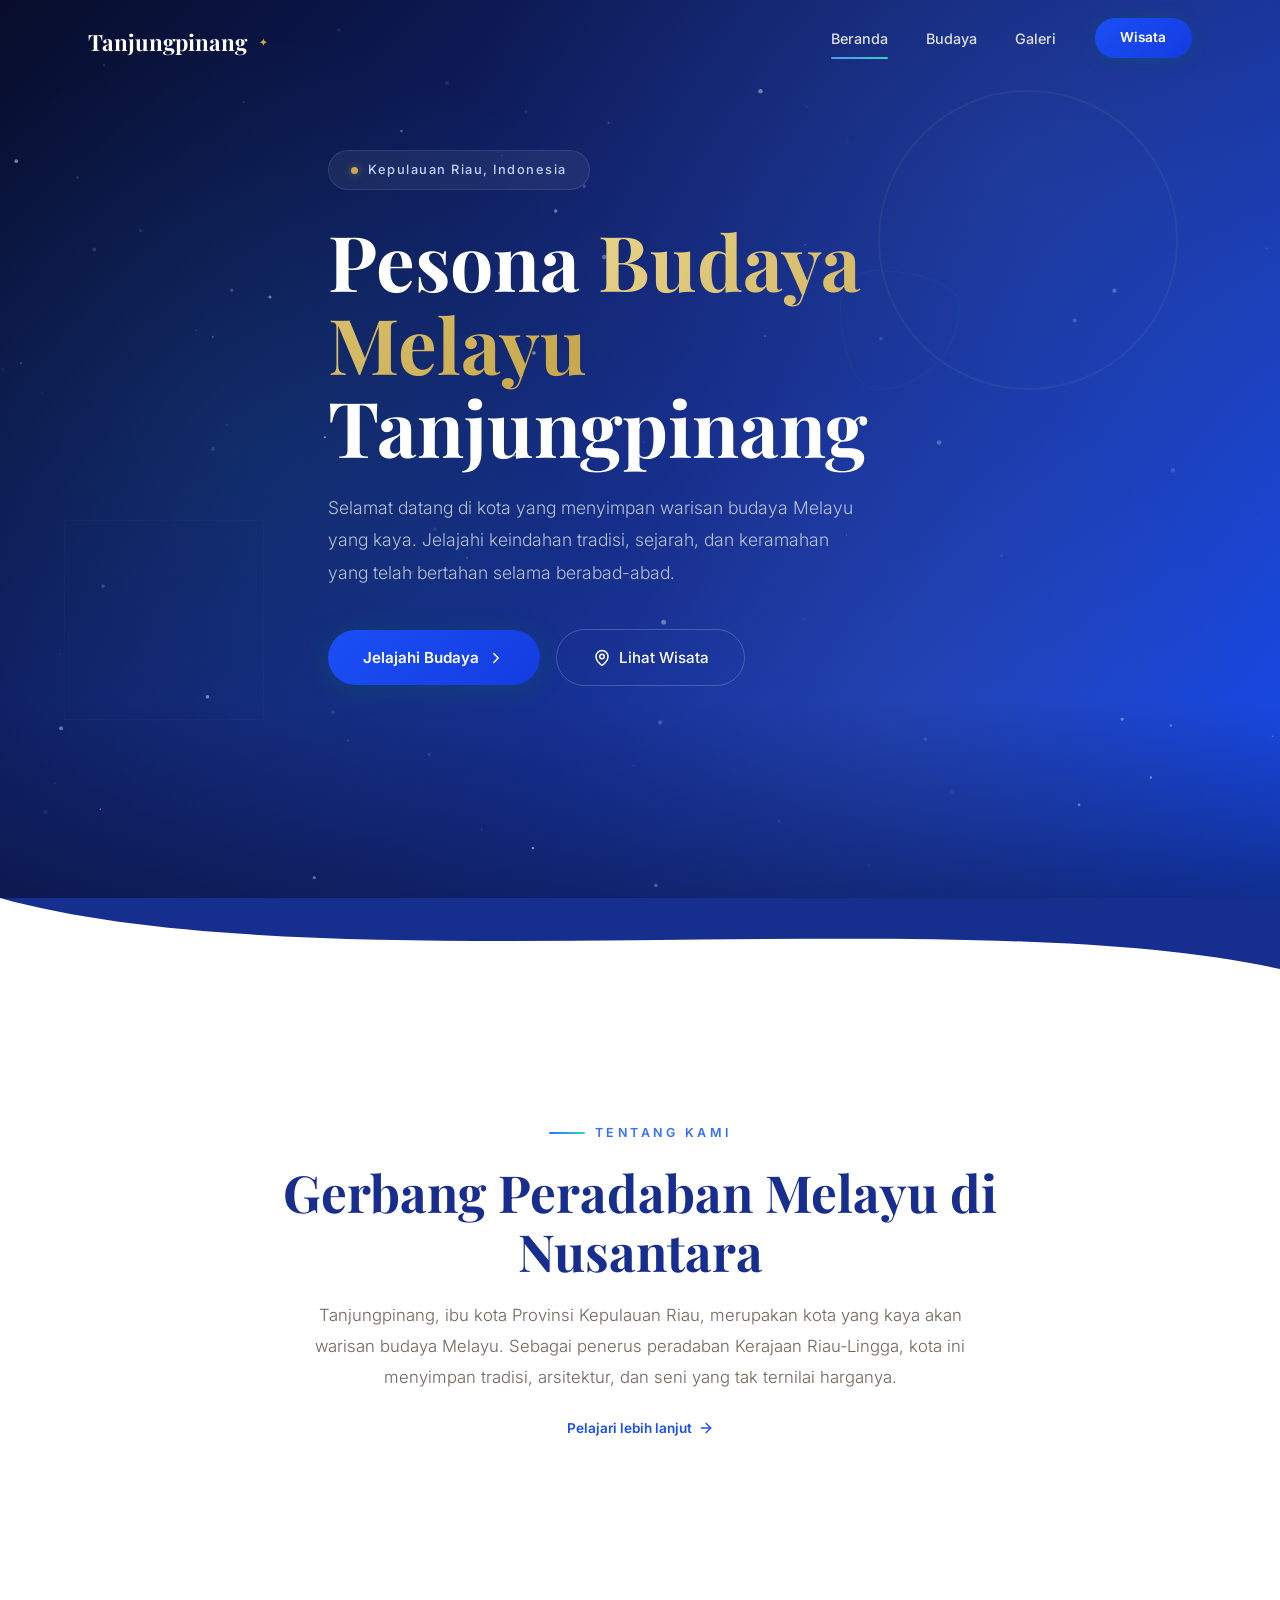
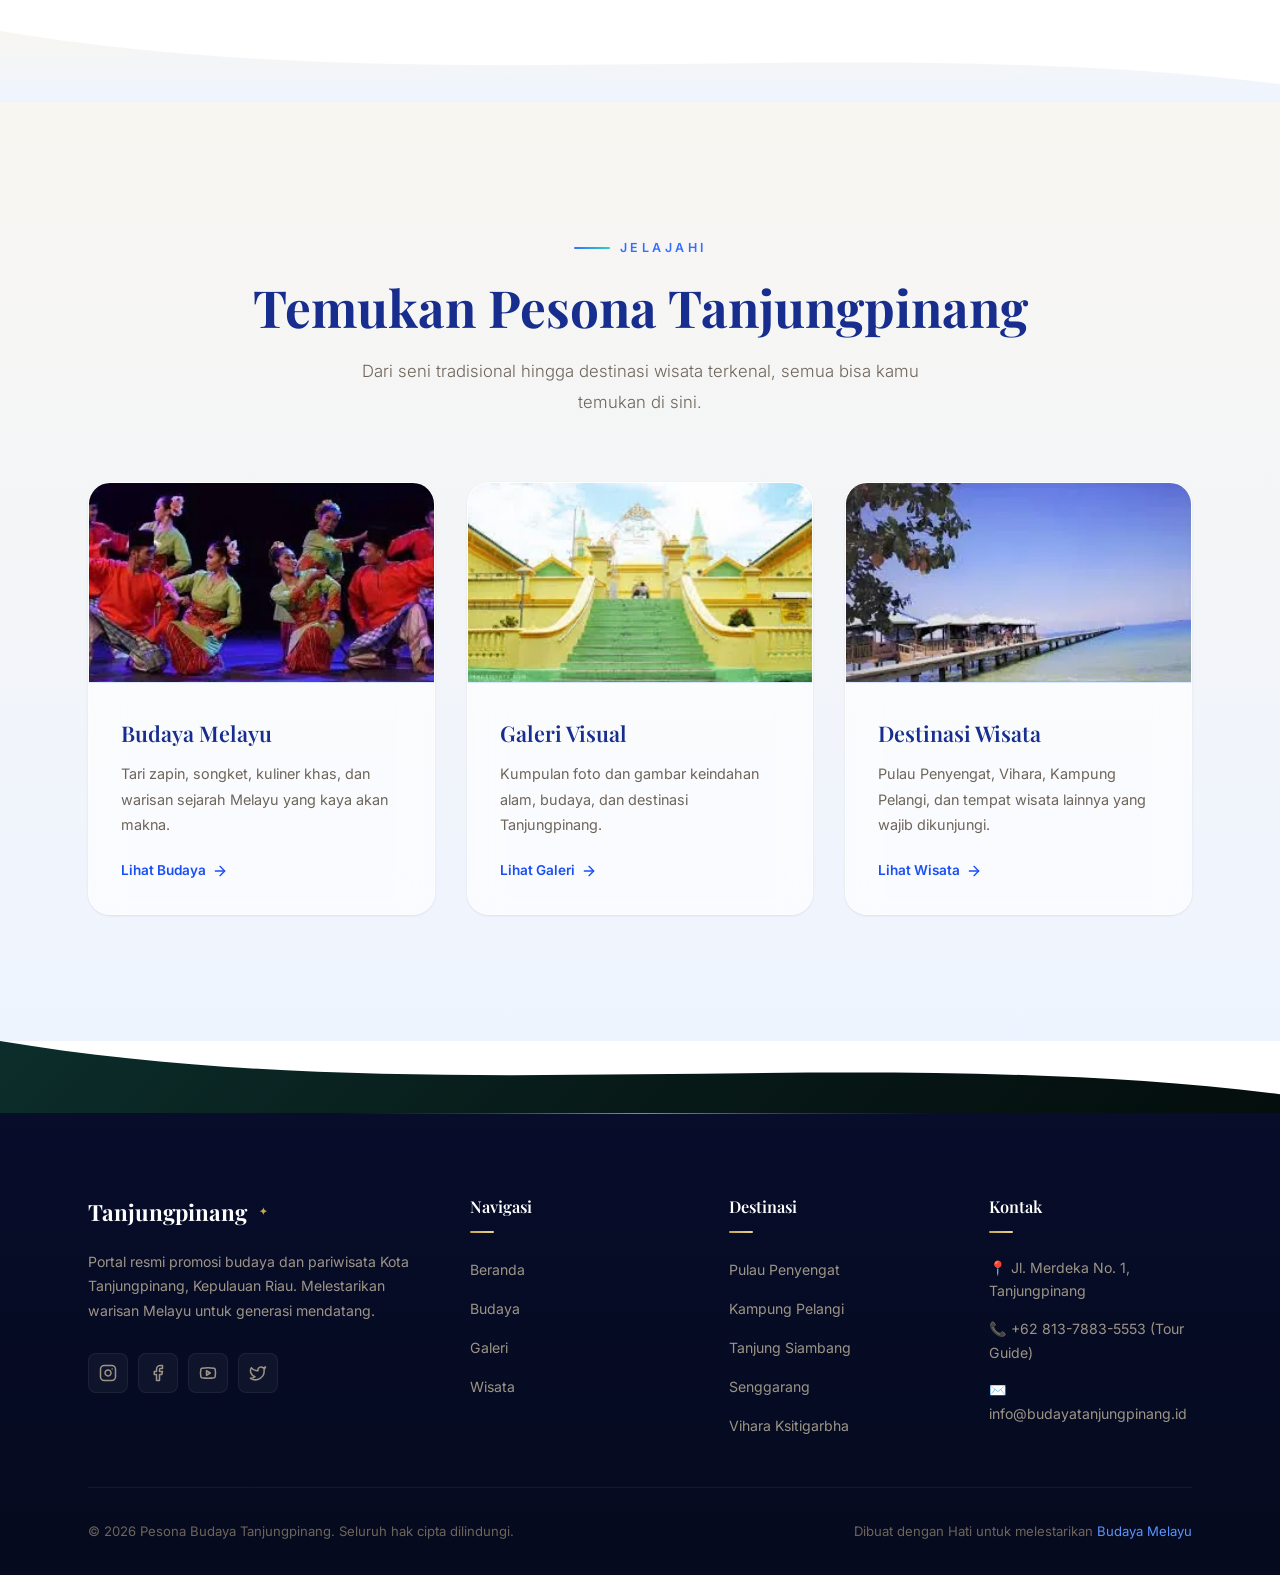
<file: index.html>
<!DOCTYPE html>
<html lang="id">
<head>
  <meta charset="UTF-8">
  <meta name="viewport" content="width=device-width, initial-scale=1.0">
  <meta name="description" content="Jelajahi keindahan dan kekayaan budaya Melayu Tanjungpinang, Kepulauan Riau. Temukan destinasi wisata, kuliner khas, seni tradisional, dan warisan sejarah yang memukau.">
  <meta name="keywords" content="Tanjungpinang, budaya Melayu, wisata Kepulauan Riau, Pulau Penyengat, seni tradisional, kuliner Melayu">
  <title>Pesona Budaya Tanjungpinang — Warisan Melayu Kepulauan Riau</title>
  <link rel="stylesheet" href="style.css">
</head>
<body>

  <!-- Page Loader -->
  <div class="page-loader" id="page-loader">
    <div class="loader-spinner"></div>
  </div>

  <!-- Scroll Progress Bar -->
  <div class="scroll-progress" id="scroll-progress"></div>

  <!-- ========== Section Navigasi ========== -->
  <nav class="navbar" id="navbar">
    <div class="container">
      <a href="index.html" class="nav-logo">
        <span>Tanjungpinang</span>
      </a>
      <ul class="nav-links" id="nav-links">
        <li><a href="index.html" class="active">Beranda</a></li>
        <li><a href="budaya.html">Budaya</a></li>
        <li><a href="galeri.html">Galeri</a></li>
        <li><a href="wisata.html" class="nav-cta">Wisata</a></li>
      </ul>
      <button class="nav-toggle" id="nav-toggle" aria-label="Buka menu navigasi" aria-expanded="false">
        <span></span>
        <span></span>
        <span></span>
      </button>
    </div>
  </nav>

  <!-- ========== Section Hero ========== -->
  <section class="hero" id="hero">
    <div class="hero-overlay"></div>
    <canvas id="hero-particles"></canvas>

    <!-- Floating Ornaments -->
    <div class="hero-ornament hero-ornament-1"></div>
    <div class="hero-ornament hero-ornament-2"></div>
    <div class="hero-ornament hero-ornament-3"></div>

    <div class="container hero-content">
      <div class="hero-badge">
        <span class="dot"></span>
        Kepulauan Riau, Indonesia
      </div>
      <h1>Pesona <span>Budaya Melayu</span> Tanjungpinang</h1>
      <p class="hero-desc">
        Selamat datang di kota yang menyimpan warisan budaya Melayu yang kaya. 
        Jelajahi keindahan tradisi, sejarah, dan keramahan yang telah bertahan selama berabad-abad.
      </p>
      <div class="hero-actions">
        <a href="budaya.html" class="btn-primary">
          Jelajahi Budaya
          <svg xmlns="http://www.w3.org/2000/svg" width="18" height="18" viewBox="0 0 24 24" fill="none" stroke="currentColor" stroke-width="2" stroke-linecap="round" stroke-linejoin="round"><path d="m9 18 6-6-6-6"/></svg>
        </a>
        <a href="wisata.html" class="btn-outline">
          <svg xmlns="http://www.w3.org/2000/svg" width="18" height="18" viewBox="0 0 24 24" fill="none" stroke="currentColor" stroke-width="2" stroke-linecap="round" stroke-linejoin="round"><path d="M20 10c0 6-8 12-8 12s-8-6-8-12a8 8 0 0 1 16 0Z"/><circle cx="12" cy="10" r="3"/></svg>
          Lihat Wisata
        </a>
      </div>
    </div>
  </section>

  <!-- Wave Divider: Hero → Tentang -->
  <div class="wave-divider" style="background: var(--white); margin-top: -2px;">
    <svg viewBox="0 0 1440 100" preserveAspectRatio="none" xmlns="http://www.w3.org/2000/svg">
      <path fill="#162e8e" d="M0,0 C360,100 1080,0 1440,80 L1440,0 L0,0 Z"/>
    </svg>
  </div>

  <!-- ========== Section Tentang ========== -->
  <section class="about" id="tentang">
    <div class="container">
      <div class="about-centered reveal">
        <span class="section-label">Tentang Kami</span>
        <h2 class="section-title">Gerbang Peradaban Melayu di Nusantara</h2>
        <p class="section-subtitle about-desc">
          Tanjungpinang, ibu kota Provinsi Kepulauan Riau, merupakan kota yang kaya akan warisan budaya Melayu. 
          Sebagai penerus peradaban Kerajaan Riau-Lingga, kota ini menyimpan tradisi, arsitektur, dan seni yang 
          tak ternilai harganya.
        </p>
        <a href="budaya.html" class="card-link" style="margin-top: 1.5rem;">
          Pelajari lebih lanjut
          <svg xmlns="http://www.w3.org/2000/svg" width="16" height="16" viewBox="0 0 24 24" fill="none" stroke="currentColor" stroke-width="2" stroke-linecap="round" stroke-linejoin="round"><path d="M5 12h14"/><path d="m12 5 7 7-7 7"/></svg>
        </a>
      </div>
    </div>
  </section>

  <!-- Wave Divider: Tentang → Jelajahi -->
  <div class="wave-divider" style="background: linear-gradient(180deg, var(--off-white) 0%, var(--blue-50) 100%); margin-top: -2px;">
    <svg viewBox="0 0 1440 80" preserveAspectRatio="none" xmlns="http://www.w3.org/2000/svg">
      <path fill="#ffffff" d="M0,0 C480,80 960,0 1440,60 L1440,0 L0,0 Z"/>
    </svg>
  </div>

  <!-- ========== Section Jelajahi ========== -->
  <section class="culture" id="jelajahi">
    <div class="container">
      <div class="culture-header reveal">
        <span class="section-label">Jelajahi</span>
        <h2 class="section-title">Temukan Pesona Tanjungpinang</h2>
        <p class="section-subtitle">
          Dari seni tradisional hingga destinasi wisata terkenal, semua bisa kamu temukan di sini.
        </p>
      </div>

      <div class="culture-grid stagger-children">
        <!-- Card Budaya -->
        <a href="budaya.html" class="culture-card">
          <div class="culture-card-icon">
            <span><img src="gambar/Tari zapin.webp" alt="Tari Zapin"></span>
          </div>
          <div class="culture-card-body">
            <h3>Budaya Melayu</h3>
            <p>
              Tari zapin, songket, kuliner khas, dan warisan sejarah Melayu yang kaya akan makna.
            </p>
            <span class="card-link">
              Lihat Budaya
              <svg xmlns="http://www.w3.org/2000/svg" width="16" height="16" viewBox="0 0 24 24" fill="none" stroke="currentColor" stroke-width="2" stroke-linecap="round" stroke-linejoin="round"><path d="M5 12h14"/><path d="m12 5 7 7-7 7"/></svg>
            </span>
          </div>
        </a>

        <!-- Card Galeri -->
        <a href="galeri.html" class="culture-card">
          <div class="culture-card-icon">
            <span><img src="gambar/Masjid penyengat.webp" alt="Masjid Penyengat"></span>
          </div>
          <div class="culture-card-body">
            <h3>Galeri Visual</h3>
            <p>
              Kumpulan foto dan gambar keindahan alam, budaya, dan destinasi Tanjungpinang.
            </p>
            <span class="card-link">
              Lihat Galeri
              <svg xmlns="http://www.w3.org/2000/svg" width="16" height="16" viewBox="0 0 24 24" fill="none" stroke="currentColor" stroke-width="2" stroke-linecap="round" stroke-linejoin="round"><path d="M5 12h14"/><path d="m12 5 7 7-7 7"/></svg>
            </span>
          </div>
        </a>

        <!-- Card Wisata -->
        <a href="wisata.html" class="culture-card">
          <div class="culture-card-icon">
            <span><img src="gambar/Pantai tanjung Siambang.webp" alt="Tanjung Siambang"></span>
          </div>
          <div class="culture-card-body">
            <h3>Destinasi Wisata</h3>
            <p>
              Pulau Penyengat, Vihara, Kampung Pelangi, dan tempat wisata lainnya yang wajib dikunjungi.
            </p>
            <span class="card-link">
              Lihat Wisata
              <svg xmlns="http://www.w3.org/2000/svg" width="16" height="16" viewBox="0 0 24 24" fill="none" stroke="currentColor" stroke-width="2" stroke-linecap="round" stroke-linejoin="round"><path d="M5 12h14"/><path d="m12 5 7 7-7 7"/></svg>
            </span>
          </div>
        </a>
      </div>
    </div>
  </section>

  <!-- Wave Divider: Jelajahi → Footer -->
  <div class="wave-divider" style="background: linear-gradient(135deg, #0c2e2b 0%, #071a18 50%, #040e0d 100%); margin-top: -2px;">
    <svg viewBox="0 0 1440 80" preserveAspectRatio="none" xmlns="http://www.w3.org/2000/svg">
      <path fill="#ffffff" d="M0,0 C480,80 960,0 1440,60 L1440,0 L0,0 Z"/>
    </svg>
  </div>

  <!-- ========== Section Footer ========== -->
  <footer class="footer">
    <div class="container">
      <div class="footer-grid">
        <div class="footer-brand">
          <a href="index.html" class="nav-logo">
            <span>Tanjungpinang</span>
          </a>
          <p>
            Portal resmi promosi budaya dan pariwisata Kota Tanjungpinang, 
            Kepulauan Riau. Melestarikan warisan Melayu untuk generasi mendatang.
          </p>
          <div class="footer-socials">
            <a href="#" aria-label="Instagram">
              <svg xmlns="http://www.w3.org/2000/svg" width="18" height="18" viewBox="0 0 24 24" fill="none" stroke="currentColor" stroke-width="2" stroke-linecap="round" stroke-linejoin="round"><rect width="20" height="20" x="2" y="2" rx="5" ry="5"/><path d="M16 11.37A4 4 0 1 1 12.63 8 4 4 0 0 1 16 11.37z"/><line x1="17.5" x2="17.51" y1="6.5" y2="6.5"/></svg>
            </a>
            <a href="#" aria-label="Facebook">
              <svg xmlns="http://www.w3.org/2000/svg" width="18" height="18" viewBox="0 0 24 24" fill="none" stroke="currentColor" stroke-width="2" stroke-linecap="round" stroke-linejoin="round"><path d="M18 2h-3a5 5 0 0 0-5 5v3H7v4h3v8h4v-8h3l1-4h-4V7a1 1 0 0 1 1-1h3z"/></svg>
            </a>
            <a href="#" aria-label="YouTube">
              <svg xmlns="http://www.w3.org/2000/svg" width="18" height="18" viewBox="0 0 24 24" fill="none" stroke="currentColor" stroke-width="2" stroke-linecap="round" stroke-linejoin="round"><path d="M2.5 17a24.12 24.12 0 0 1 0-10 2 2 0 0 1 1.4-1.4 49.56 49.56 0 0 1 16.2 0A2 2 0 0 1 21.5 7a24.12 24.12 0 0 1 0 10 2 2 0 0 1-1.4 1.4 49.55 49.55 0 0 1-16.2 0A2 2 0 0 1 2.5 17"/><path d="m10 15 5-3-5-3z"/></svg>
            </a>
            <a href="#" aria-label="Twitter">
              <svg xmlns="http://www.w3.org/2000/svg" width="18" height="18" viewBox="0 0 24 24" fill="none" stroke="currentColor" stroke-width="2" stroke-linecap="round" stroke-linejoin="round"><path d="M22 4s-.7 2.1-2 3.4c1.6 10-9.4 17.3-18 11.6 2.2.1 4.4-.6 6-2C3 15.5.5 9.6 3 5c2.2 2.6 5.6 4.1 9 4-.9-4.2 4-6.6 7-3.8 1.1 0 3-1.2 3-1.2z"/></svg>
            </a>
          </div>
        </div>
        <div class="footer-col">
          <h4>Navigasi</h4>
          <ul>
            <li><a href="index.html">Beranda</a></li>
            <li><a href="budaya.html">Budaya</a></li>
            <li><a href="galeri.html">Galeri</a></li>
            <li><a href="wisata.html">Wisata</a></li>
          </ul>
        </div>
        <div class="footer-col">
          <h4>Destinasi</h4>
          <ul>
            <li><a href="https://www.google.com/maps/search/?api=1&query=Pulau+Penyengat+Tanjungpinang" target="_blank" rel="noopener noreferrer">Pulau Penyengat</a></li>
            <li><a href="https://www.google.com/maps/search/?api=1&query=Kampung+Pelangi+Tanjungpinang" target="_blank" rel="noopener noreferrer">Kampung Pelangi</a></li>
            <li><a href="https://www.google.com/maps/search/?api=1&query=Pantai+Tanjung+Siambang+Tanjungpinang" target="_blank" rel="noopener noreferrer">Tanjung Siambang</a></li>
            <li><a href="https://www.google.com/maps/search/?api=1&query=Senggarang+Tanjungpinang" target="_blank" rel="noopener noreferrer">Senggarang</a></li>
            <li><a href="https://www.google.com/maps/search/?api=1&query=Vihara+Ksitigarbha+Bodhisattva+Tanjungpinang" target="_blank" rel="noopener noreferrer">Vihara Ksitigarbha</a></li>
          </ul>
        </div>
        <div class="footer-col">
          <h4>Kontak</h4>
          <ul>
            <li><a href="https://www.google.com/maps/search/?api=1&query=Jl.+Merdeka+No.1%2C+Tanjungpinang+Kota%2C+Kec.+Tj.+Pinang+Kota%2C+Kota+Tanjung+Pinang%2C+Kepulauan+Riau" target="_blank" rel="noopener noreferrer">📍 Jl. Merdeka No. 1, Tanjungpinang</a></li>
            <li><a href="https://wa.me/6281378835553?text=Halo%20Tour%20Guide%20Tanjungpinang!%20Saya%20baru%20di%20Tanjungpinang%20dan%20tertarik%20untuk%20tahu%20lebih%20banyak%20tentang%20destinasi%20wisata%20dan%20budaya%20di%20sini.%20Bisa%20tolong%20pandu%20saya%3F" target="_blank" rel="noopener noreferrer">📞 +62 813-7883-5553 (Tour Guide)</a></li>
            <li><a href="mailto:info@budayatanjungpinang.id">✉️ info@budayatanjungpinang.id</a></li>
          </ul>
        </div>
      </div>
      <div class="footer-bottom">
        <span>&copy; 2026 Pesona Budaya Tanjungpinang. Seluruh hak cipta dilindungi.</span>
        <span>
          Dibuat dengan Hati untuk melestarikan <a href="#">Budaya Melayu</a>
        </span>
      </div>
    </div>
  </footer>

  <!-- Back to Top Button -->
  <button class="back-to-top" id="back-to-top" aria-label="Kembali ke atas">
    <svg xmlns="http://www.w3.org/2000/svg" width="20" height="20" viewBox="0 0 24 24" fill="none" stroke="currentColor" stroke-width="2" stroke-linecap="round" stroke-linejoin="round"><path d="m18 15-6-6-6 6"/></svg>
  </button>

  <script src="script.js"></script>
</body>
</html>
</file>
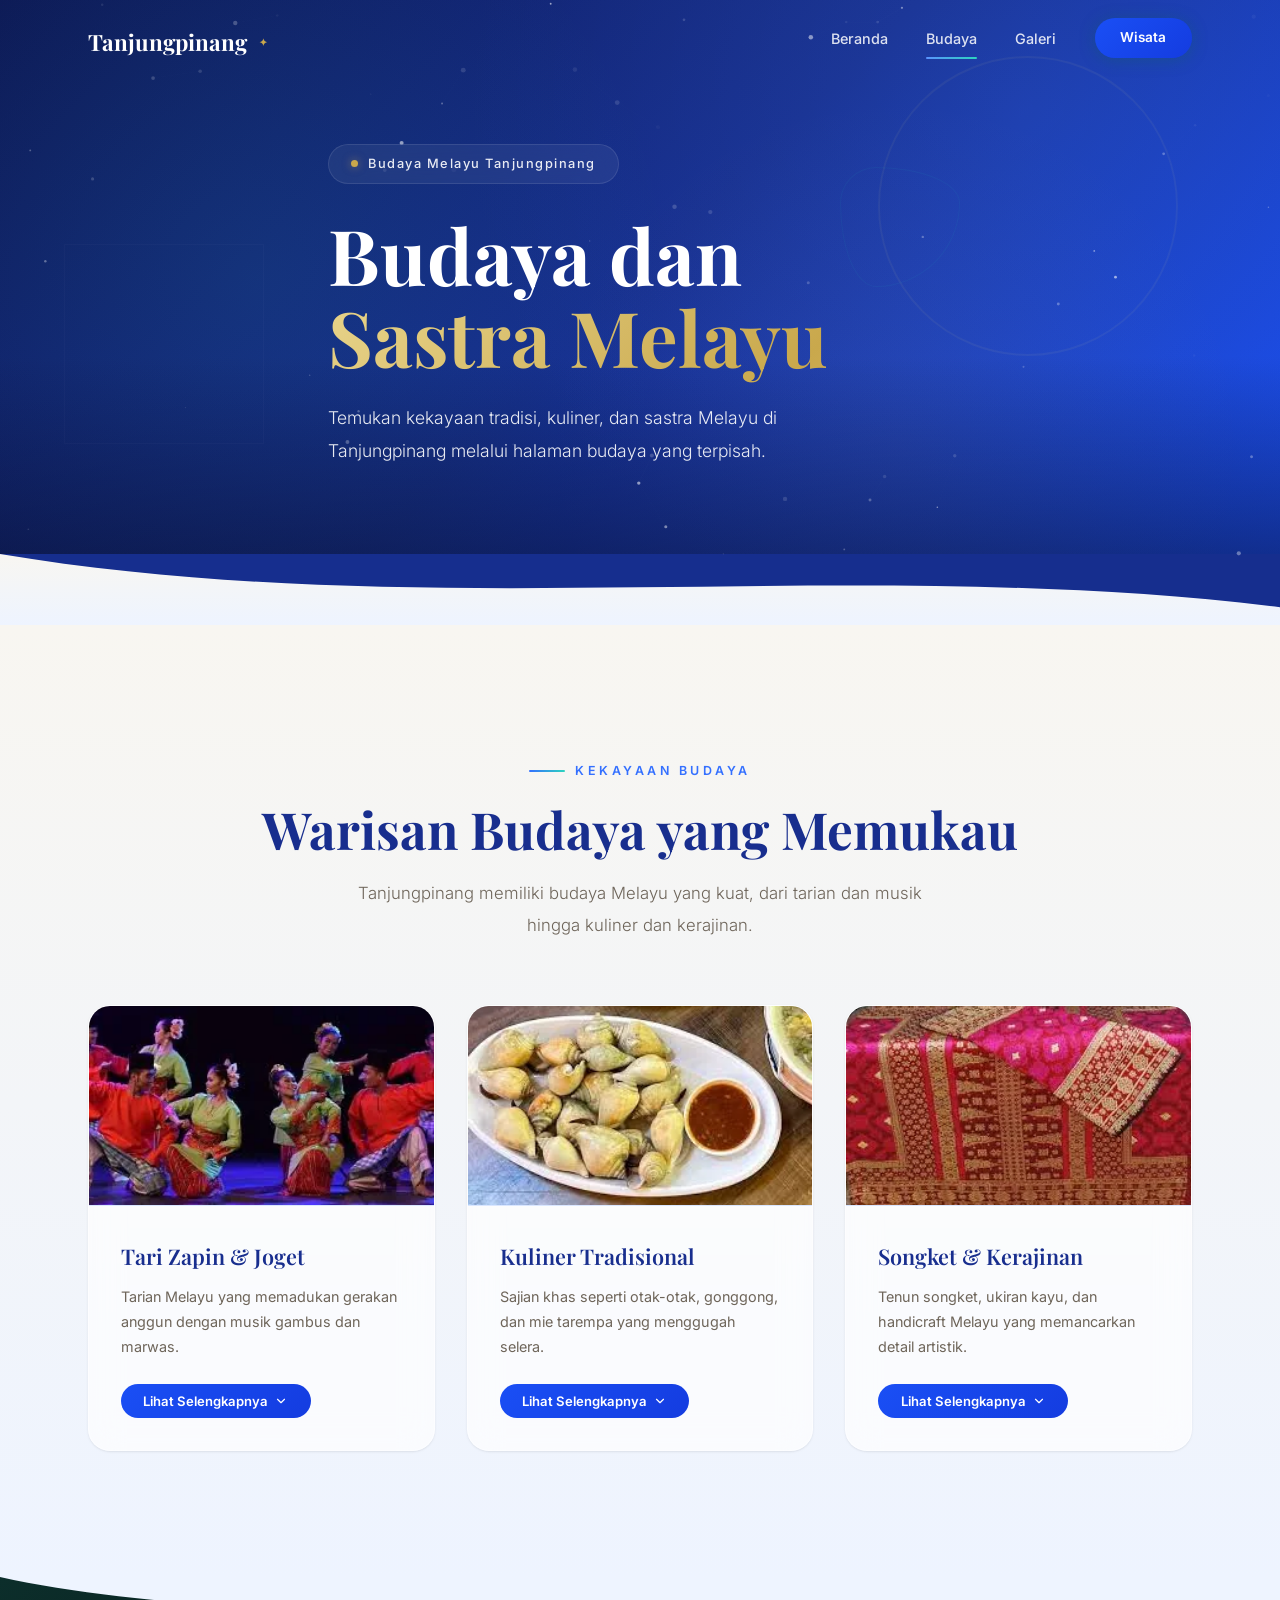
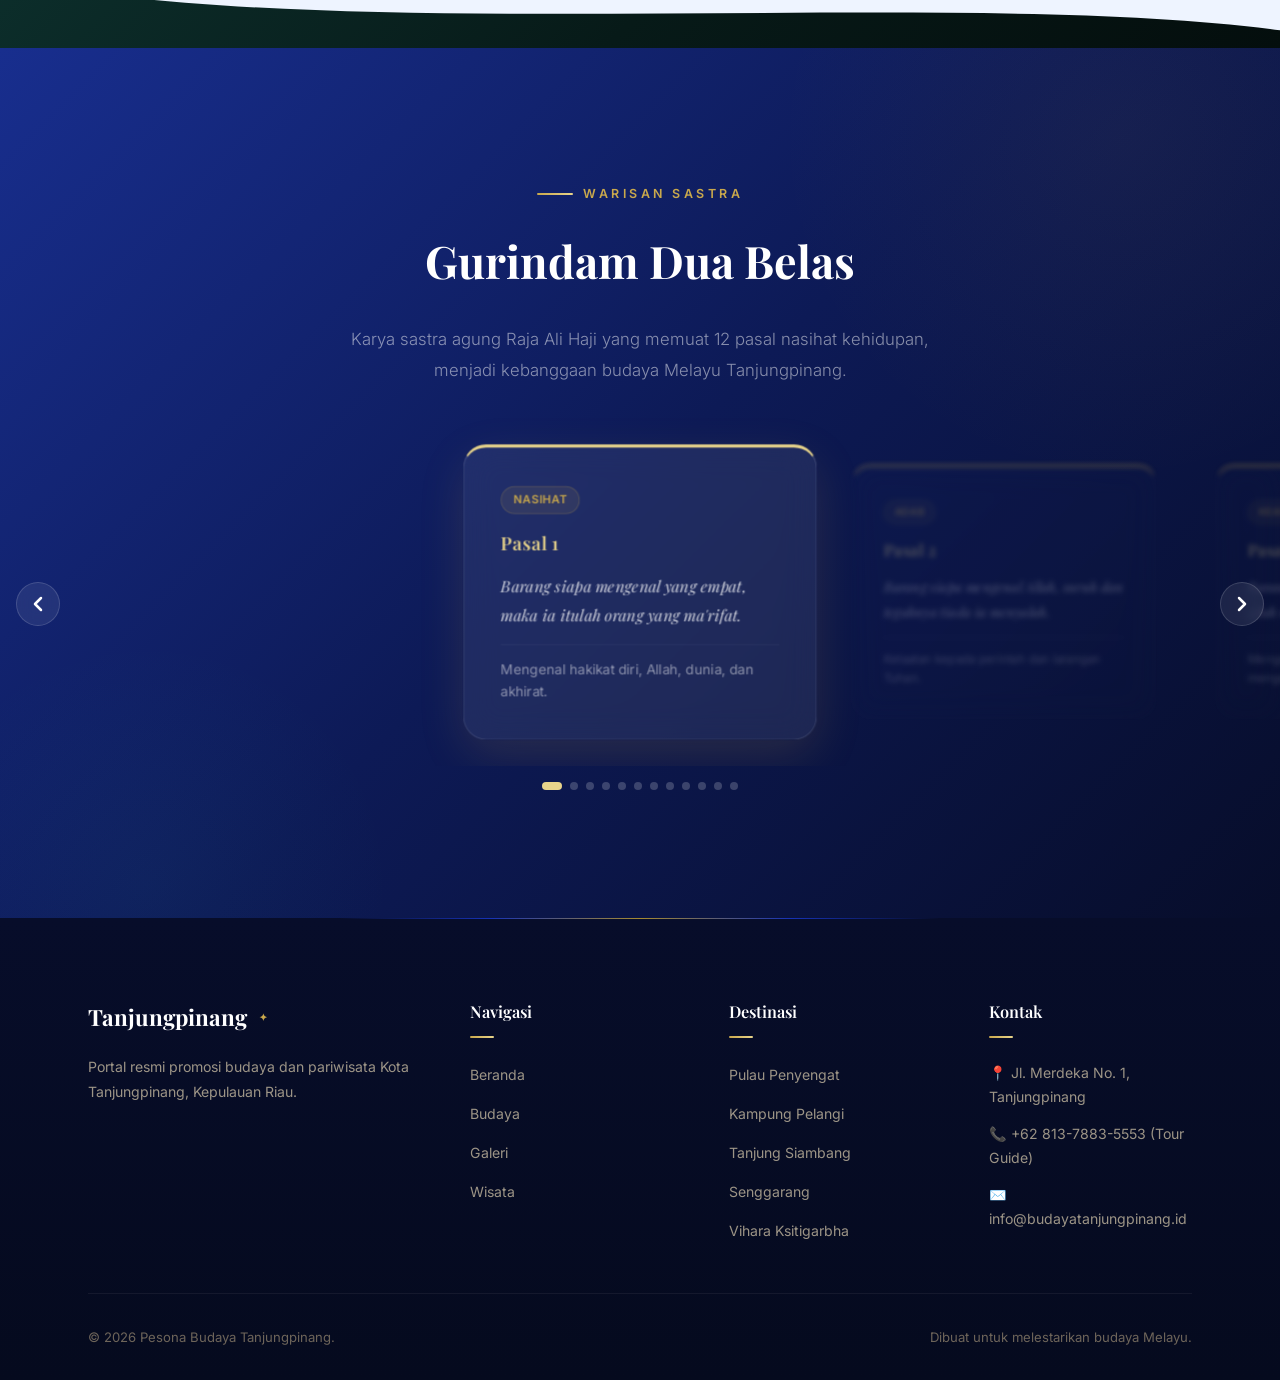
<file: budaya.html>
<!DOCTYPE html>
<html lang="id">
<head>
  <meta charset="UTF-8">
  <meta name="viewport" content="width=device-width, initial-scale=1.0">
  <meta name="description" content="Budaya Melayu Tanjungpinang — Tari Zapin, kuliner tradisional, songket, dan Gurindam Dua Belas karya Raja Ali Haji.">
  <title>Budaya — Pesona Budaya Tanjungpinang</title>
  <link rel="stylesheet" href="style.css">
</head>
<body>

  <!-- Page Loader -->
  <div class="page-loader" id="page-loader">
    <div class="loader-spinner"></div>
  </div>

  <!-- Scroll Progress Bar -->
  <div class="scroll-progress" id="scroll-progress"></div>

  <nav class="navbar" id="navbar">
    <div class="container">
      <a href="index.html" class="nav-logo">
        <span>Tanjungpinang</span>
      </a>
      <ul class="nav-links" id="nav-links">
        <li><a href="index.html">Beranda</a></li>
        <li><a href="budaya.html" class="active">Budaya</a></li>
        <li><a href="galeri.html">Galeri</a></li>
        <li><a href="wisata.html" class="nav-cta">Wisata</a></li>
      </ul>
      <button class="nav-toggle" id="nav-toggle" aria-label="Buka menu navigasi" aria-expanded="false">
        <span></span>
        <span></span>
        <span></span>
      </button>
    </div>
  </nav>

  <section class="hero culture-hero" id="hero">
    <div class="hero-overlay"></div>
    <canvas id="hero-particles"></canvas>
    <div class="hero-ornament hero-ornament-1"></div>
    <div class="hero-ornament hero-ornament-2"></div>
    <div class="hero-ornament hero-ornament-3"></div>
    <div class="container hero-content">
      <div class="hero-badge">
        <span class="dot"></span>
        Budaya Melayu Tanjungpinang
      </div>
      <h1>Budaya dan <span>Sastra Melayu</span></h1>
      <p class="hero-desc">
        Temukan kekayaan tradisi, kuliner, dan sastra Melayu di Tanjungpinang melalui halaman budaya yang terpisah.
      </p>
    </div>
  </section>

  <!-- Wave Divider -->
  <div class="wave-divider" style="background: linear-gradient(180deg, var(--off-white) 0%, var(--blue-50) 100%); margin-top: -2px;">
    <svg viewBox="0 0 1440 80" preserveAspectRatio="none" xmlns="http://www.w3.org/2000/svg">
      <path fill="#162e8e" d="M0,0 C480,80 960,0 1440,60 L1440,0 L0,0 Z"/>
    </svg>
  </div>

  <main>
    <section class="culture" id="budaya">
      <div class="container">
        <div class="culture-header reveal">
          <span class="section-label">Kekayaan Budaya</span>
          <h2 class="section-title">Warisan Budaya yang Memukau</h2>
          <p class="section-subtitle">
            Tanjungpinang memiliki budaya Melayu yang kuat, dari tarian dan musik hingga kuliner dan kerajinan.
          </p>
        </div>

        <div class="culture-grid stagger-children">
          <div class="culture-card">
            <div class="culture-card-icon">
              <span><img src="gambar/Tari zapin.webp" alt="Penari menarikan Tari Zapin Melayu tradisional"></span>
            </div>
            <div class="culture-card-body">
              <h3>Tari Zapin &amp; Joget</h3>
              <p>
                Tarian Melayu yang memadukan gerakan anggun dengan musik gambus dan marwas.
              </p>
              <div class="detail-panel" id="detail-zapin">
                <p>Tari Zapin berasal dari pengaruh Arab yang berpadu dengan budaya Melayu. Tarian ini ditampilkan dalam berbagai acara adat, pernikahan, dan festival budaya. Iringan musik gambus dan marwas menciptakan irama khas yang memikat penonton.</p>
              </div>
              <button class="btn-detail" data-target="detail-zapin" aria-expanded="false">
                Lihat Selengkapnya
                <svg xmlns="http://www.w3.org/2000/svg" width="14" height="14" viewBox="0 0 24 24" fill="none" stroke="currentColor" stroke-width="2" stroke-linecap="round" stroke-linejoin="round"><path d="m6 9 6 6 6-6"/></svg>
              </button>
            </div>
          </div>

          <div class="culture-card">
            <div class="culture-card-icon">
              <span><img src="gambar/gong-gong.webp" alt="Gonggong, kuliner laut khas Tanjungpinang"></span>
            </div>
            <div class="culture-card-body">
              <h3>Kuliner Tradisional</h3>
              <p>
                Sajian khas seperti otak-otak, gonggong, dan mie tarempa yang menggugah selera.
              </p>
              <div class="detail-panel" id="detail-kuliner">
                <p>Kuliner Tanjungpinang sangat dipengaruhi oleh hasil laut dan rempah-rempah Melayu. Gonggong adalah kerang laut khas yang disajikan dengan sambal, sementara otak-otak terbuat dari ikan segar yang dibungkus daun kelapa lalu dibakar.</p>
              </div>
              <button class="btn-detail" data-target="detail-kuliner" aria-expanded="false">
                Lihat Selengkapnya
                <svg xmlns="http://www.w3.org/2000/svg" width="14" height="14" viewBox="0 0 24 24" fill="none" stroke="currentColor" stroke-width="2" stroke-linecap="round" stroke-linejoin="round"><path d="m6 9 6 6 6-6"/></svg>
              </button>
            </div>
          </div>

          <div class="culture-card">
            <div class="culture-card-icon">
              <span><img src="gambar/songket.webp" alt="Kain songket Melayu dengan motif emas tradisional"></span>
            </div>
            <div class="culture-card-body">
              <h3>Songket &amp; Kerajinan</h3>
              <p>
                Tenun songket, ukiran kayu, dan handicraft Melayu yang memancarkan detail artistik.
              </p>
              <div class="detail-panel" id="detail-songket">
                <p>Songket merupakan tenun tradisional yang menggunakan benang emas dan perak untuk menciptakan motif khas Melayu. Setiap motif memiliki makna filosofis yang diwariskan turun-temurun dan sering digunakan dalam upacara adat serta pernikahan.</p>
              </div>
              <button class="btn-detail" data-target="detail-songket" aria-expanded="false">
                Lihat Selengkapnya
                <svg xmlns="http://www.w3.org/2000/svg" width="14" height="14" viewBox="0 0 24 24" fill="none" stroke="currentColor" stroke-width="2" stroke-linecap="round" stroke-linejoin="round"><path d="m6 9 6 6 6-6"/></svg>
              </button>
            </div>
          </div>
        </div>
      </div>
    </section>

    <!-- Wave Divider: Culture → Gurindam -->
    <div class="wave-divider" style="background: linear-gradient(135deg, #0c2e2b 0%, #071a18 50%, #040e0d 100%); margin-top: -2px;">
      <svg viewBox="0 0 1440 80" preserveAspectRatio="none" xmlns="http://www.w3.org/2000/svg">
        <path fill="var(--blue-50)" d="M0,0 C360,80 1080,10 1440,60 L1440,0 L0,0 Z"/>
      </svg>
    </div>

    <section class="gurindam" id="gurindam">
      <div class="container">
        <div class="gurindam-content reveal-scale">
          <span class="section-label gurindam-label">Warisan Sastra</span>
          <h2 class="gurindam-title">Gurindam Dua Belas</h2>
          <p class="section-subtitle">
            Karya sastra agung Raja Ali Haji yang memuat 12 pasal nasihat kehidupan, menjadi kebanggaan budaya Melayu Tanjungpinang.
          </p>
        </div>
      </div>

      <div class="gurindam-slider-wrapper reveal-scale">
          <button class="slider-btn prev" aria-label="Pasal Sebelumnya">
            <svg xmlns="http://www.w3.org/2000/svg" width="24" height="24" viewBox="0 0 24 24" fill="none" stroke="currentColor" stroke-width="2.5" stroke-linecap="round" stroke-linejoin="round"><path d="m15 18-6-6 6-6"/></svg>
          </button>
          <div class="gurindam-slider">
            <article class="gurindam-card">
              <span class="gurindam-tag">Nasihat</span>
              <h3>Pasal 1</h3>
              <p>Barang siapa mengenal yang empat, maka ia itulah orang yang ma'rifat.</p>
              <div class="gurindam-meaning">Mengenal hakikat diri, Allah, dunia, dan akhirat.</div>
            </article>
            <article class="gurindam-card">
              <span class="gurindam-tag">Adab</span>
              <h3>Pasal 2</h3>
              <p>Barang siapa mengenal Allah, suruh dan tegahnya tiada ia menyalah.</p>
              <div class="gurindam-meaning">Ketaatan kepada perintah dan larangan Tuhan.</div>
            </article>
            <article class="gurindam-card">
              <span class="gurindam-tag">Kearifan</span>
              <h3>Pasal 3</h3>
              <p>Barang siapa mengenal diri, maka ia telah mengenal Tuhan yang diri.</p>
              <div class="gurindam-meaning">Mengenal diri sendiri adalah jalan mengenal Tuhan.</div>
            </article>
            <article class="gurindam-card">
              <span class="gurindam-tag">Moral</span>
              <h3>Pasal 4</h3>
              <p>Barang siapa mengenal Allah, tidak yang lain ia sembah dan sembahnya.</p>
              <div class="gurindam-meaning">Ketulusan dalam beribadah hanya kepada Allah.</div>
            </article>
            <article class="gurindam-card">
              <span class="gurindam-tag">Nasihat</span>
              <h3>Pasal 5</h3>
              <p>Barang siapa mengenal niat, ia itulah yang mengadili perbuatan.</p>
              <div class="gurindam-meaning">Niat menentukan nilai setiap perbuatan.</div>
            </article>
            <article class="gurindam-card">
              <span class="gurindam-tag">Kearifan</span>
              <h3>Pasal 6</h3>
              <p>Barang siapa mengenal amal, ia itulah yang menjadi timbangannya.</p>
              <div class="gurindam-meaning">Amal perbuatan menjadi ukuran kebaikan hidup.</div>
            </article>
            <article class="gurindam-card">
              <span class="gurindam-tag">Adab</span>
              <h3>Pasal 7</h3>
              <p>Barang siapa mengenal bakti, ia itulah orang yang membelah adat.</p>
              <div class="gurindam-meaning">Bakti dan kesetiaan sebagai pondasi kehidupan.</div>
            </article>
            <article class="gurindam-card">
              <span class="gurindam-tag">Moral</span>
              <h3>Pasal 8</h3>
              <p>Barang siapa mengenal taat, ia itulah orang yang memelihara diri.</p>
              <div class="gurindam-meaning">Ketaatan menjaga kehormatan dan martabat diri.</div>
            </article>
            <article class="gurindam-card">
              <span class="gurindam-tag">Nasihat</span>
              <h3>Pasal 9</h3>
              <p>Barang siapa mengenal jujur, ia itulah tempat orang memberi amanat.</p>
              <div class="gurindam-meaning">Kejujuran membangun kepercayaan orang lain.</div>
            </article>
            <article class="gurindam-card">
              <span class="gurindam-tag">Kearifan</span>
              <h3>Pasal 10</h3>
              <p>Barang siapa mengenal putus, itu tanda tiada bersabar.</p>
              <div class="gurindam-meaning">Kesabaran adalah kunci menghadapi cobaan.</div>
            </article>
            <article class="gurindam-card">
              <span class="gurindam-tag">Moral</span>
              <h3>Pasal 11</h3>
              <p>Barang siapa mengenal sungguh, ia itulah orang yang sudah berkah.</p>
              <div class="gurindam-meaning">Kesungguhan hati mendatangkan keberkahan.</div>
            </article>
            <article class="gurindam-card">
              <span class="gurindam-tag">Adab</span>
              <h3>Pasal 12</h3>
              <p>Barang siapa mengenal cinta, tiada mengharap puji serta kata.</p>
              <div class="gurindam-meaning">Cinta sejati tidak mengharapkan pujian.</div>
            </article>
          </div>
          <button class="slider-btn next" aria-label="Pasal Berikutnya">
            <svg xmlns="http://www.w3.org/2000/svg" width="24" height="24" viewBox="0 0 24 24" fill="none" stroke="currentColor" stroke-width="2.5" stroke-linecap="round" stroke-linejoin="round"><path d="m9 18 6-6-6-6"/></svg>
          </button>
          <div class="slider-dots"></div>
        </div>
    </section>
  </main>

  <footer class="footer">
    <div class="container">
      <div class="footer-grid">
        <div class="footer-brand">
          <a href="index.html" class="nav-logo">
            <span>Tanjungpinang</span>
          </a>
          <p>
            Portal resmi promosi budaya dan pariwisata Kota Tanjungpinang, Kepulauan Riau.
          </p>
        </div>
        <div class="footer-col">
          <h4>Navigasi</h4>
          <ul>
            <li><a href="index.html">Beranda</a></li>
            <li><a href="budaya.html">Budaya</a></li>
            <li><a href="galeri.html">Galeri</a></li>
            <li><a href="wisata.html">Wisata</a></li>
          </ul>
        </div>
        <div class="footer-col">
          <h4>Destinasi</h4>
          <ul>
            <li><a href="https://www.google.com/maps/search/?api=1&query=Pulau+Penyengat+Tanjungpinang" target="_blank" rel="noopener noreferrer">Pulau Penyengat</a></li>
            <li><a href="https://www.google.com/maps/search/?api=1&query=Kampung+Pelangi+Tanjungpinang" target="_blank" rel="noopener noreferrer">Kampung Pelangi</a></li>
            <li><a href="https://www.google.com/maps/search/?api=1&query=Pantai+Tanjung+Siambang+Tanjungpinang" target="_blank" rel="noopener noreferrer">Tanjung Siambang</a></li>
            <li><a href="https://www.google.com/maps/search/?api=1&query=Senggarang+Tanjungpinang" target="_blank" rel="noopener noreferrer">Senggarang</a></li>
            <li><a href="https://www.google.com/maps/search/?api=1&query=Vihara+Ksitigarbha+Bodhisattva+Tanjungpinang" target="_blank" rel="noopener noreferrer">Vihara Ksitigarbha</a></li>
          </ul>
        </div>
        <div class="footer-col">
          <h4>Kontak</h4>
          <ul>
            <li><a href="https://www.google.com/maps/search/?api=1&query=Jl.+Merdeka+No.1%2C+Tanjungpinang+Kota%2C+Kec.+Tj.+Pinang+Kota%2C+Kota+Tanjung+Pinang%2C+Kepulauan+Riau" target="_blank" rel="noopener noreferrer">📍 Jl. Merdeka No. 1, Tanjungpinang</a></li>
            <li><a href="https://wa.me/6281378835553?text=Halo%20Tour%20Guide%20Tanjungpinang!%20Saya%20baru%20di%20Tanjungpinang%20dan%20tertarik%20untuk%20tahu%20lebih%20banyak%20tentang%20destinasi%20wisata%20dan%20budaya%20di%20sini.%20Bisa%20tolong%20pandu%20saya%3F" target="_blank" rel="noopener noreferrer">📞 +62 813-7883-5553 (Tour Guide)</a></li>
            <li><a href="mailto:info@budayatanjungpinang.id">✉️ info@budayatanjungpinang.id</a></li>
          </ul>
        </div>
      </div>
      <div class="footer-bottom">
        <span>&copy; 2026 Pesona Budaya Tanjungpinang.</span>
        <span>Dibuat untuk melestarikan budaya Melayu.</span>
      </div>
    </div>
  </footer>

  <!-- Back to Top -->
  <button class="back-to-top" id="back-to-top" aria-label="Kembali ke atas">
    <svg xmlns="http://www.w3.org/2000/svg" width="20" height="20" viewBox="0 0 24 24" fill="none" stroke="currentColor" stroke-width="2" stroke-linecap="round" stroke-linejoin="round"><path d="m18 15-6-6-6 6"/></svg>
  </button>

  <script src="script.js"></script>
</body>
</html>
</file>
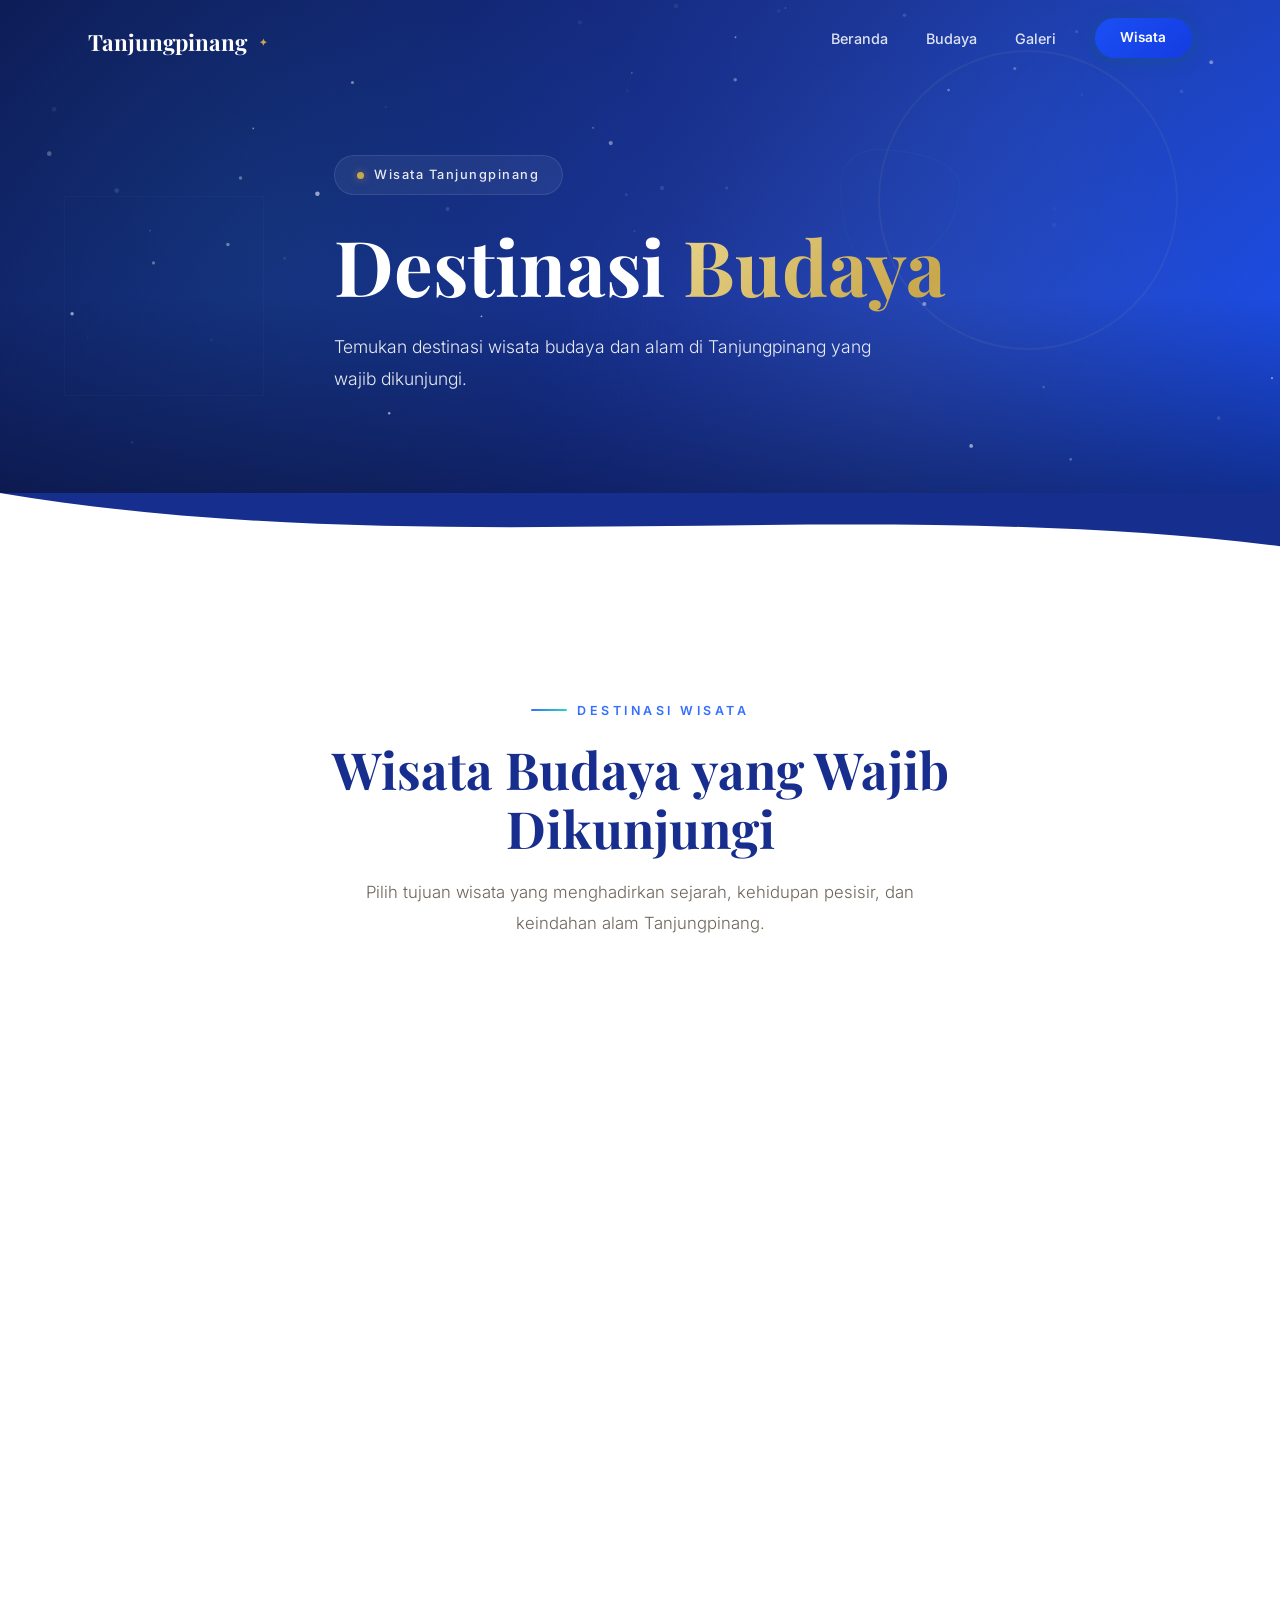
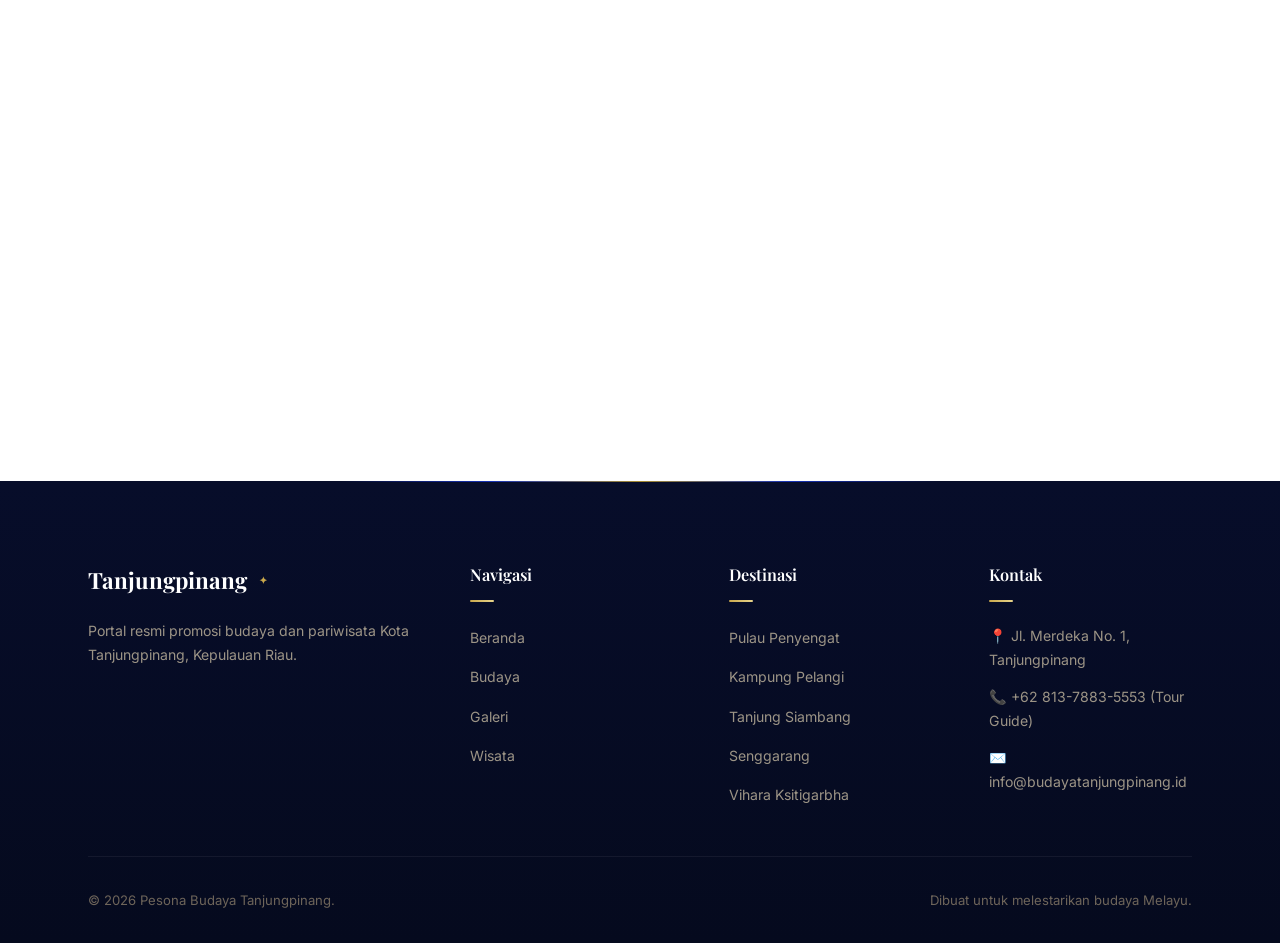
<file: wisata.html>
<!DOCTYPE html>
<html lang="id">
<head>
  <meta charset="UTF-8">
  <meta name="viewport" content="width=device-width, initial-scale=1.0">
  <meta name="description" content="Destinasi wisata budaya dan alam di Tanjungpinang — Pulau Penyengat, Kampung Pelangi, Tanjung Siambang, dan lainnya.">
  <title>Wisata — Pesona Budaya Tanjungpinang</title>
  <link rel="stylesheet" href="style.css">
</head>
<body>

  <!-- Page Loader -->
  <div class="page-loader" id="page-loader">
    <div class="loader-spinner"></div>
  </div>

  <!-- Scroll Progress Bar -->
  <div class="scroll-progress" id="scroll-progress"></div>

  <nav class="navbar" id="navbar">
    <div class="container">
      <a href="index.html" class="nav-logo">
        <span>Tanjungpinang</span>
      </a>
      <ul class="nav-links" id="nav-links">
        <li><a href="index.html">Beranda</a></li>
        <li><a href="budaya.html">Budaya</a></li>
        <li><a href="galeri.html">Galeri</a></li>
        <li><a href="wisata.html" class="nav-cta active">Wisata</a></li>
      </ul>
      <button class="nav-toggle" id="nav-toggle" aria-label="Buka menu navigasi" aria-expanded="false">
        <span></span>
        <span></span>
        <span></span>
      </button>
    </div>
  </nav>

  <section class="hero culture-hero" id="hero">
    <div class="hero-overlay"></div>
    <canvas id="hero-particles"></canvas>
    <div class="hero-ornament hero-ornament-1"></div>
    <div class="hero-ornament hero-ornament-2"></div>
    <div class="hero-ornament hero-ornament-3"></div>
    <div class="container hero-content">
      <div class="hero-badge">
        <span class="dot"></span>
        Wisata Tanjungpinang
      </div>
      <h1>Destinasi <span>Budaya</span></h1>
      <p class="hero-desc">
        Temukan destinasi wisata budaya dan alam di Tanjungpinang yang wajib dikunjungi.
      </p>
    </div>
  </section>

  <!-- Wave Divider -->
  <div class="wave-divider" style="background: var(--white); margin-top: -2px;">
    <svg viewBox="0 0 1440 80" preserveAspectRatio="none" xmlns="http://www.w3.org/2000/svg">
      <path fill="#162e8e" d="M0,0 C480,80 960,0 1440,60 L1440,0 L0,0 Z"/>
    </svg>
  </div>

  <main>
    <section class="destinations" id="destinasi">
      <div class="container">
        <div class="dest-header reveal">
          <span class="section-label">Destinasi Wisata</span>
          <h2 class="section-title">Wisata Budaya yang Wajib Dikunjungi</h2>
          <p class="section-subtitle">
            Pilih tujuan wisata yang menghadirkan sejarah, kehidupan pesisir, dan keindahan alam Tanjungpinang.
          </p>
        </div>
        <div class="dest-list stagger-children">
          
          <div class="dest-item reveal-scale">
            <div class="dest-item-img">
              <img src="gambar/pula penyengat.webp" alt="Pemandangan Pulau Penyengat dengan Masjid Sultan Riau">
            </div>
            <div class="dest-item-content">
              <div class="dest-item-num">01</div>
              <h4>Pulau Penyengat</h4>
              <p>Pulau bersejarah dengan Masjid Raya Sultan Riau dan makam raja-raja Melayu.</p>
              <div class="detail-panel" id="detail-penyengat">
                <p>Pulau Penyengat merupakan pusat peradaban Melayu Riau-Lingga. Di sini terdapat Masjid Raya Sultan Riau yang dibangun menggunakan campuran putih telur, serta berbagai makam raja and ulama. Pulau ini juga menjadi tempat lahirnya Gurindam Dua Belas oleh Raja Ali Haji.</p>
              </div>
              <button class="btn-detail" data-target="detail-penyengat" aria-expanded="false">
                Lihat Selengkapnya
                <svg xmlns="http://www.w3.org/2000/svg" width="14" height="14" viewBox="0 0 24 24" fill="none" stroke="currentColor" stroke-width="2" stroke-linecap="round" stroke-linejoin="round"><path d="m6 9 6 6 6-6"/></svg>
              </button>
            </div>
          </div>

          <div class="dest-item reveal-scale">
            <div class="dest-item-img">
              <img src="gambar/Kampung Pelangi.webp" alt="Rumah-rumah berwarna cerah di Kampung Pelangi Tanjungpinang">
            </div>
            <div class="dest-item-content">
              <div class="dest-item-num">02</div>
              <h4>Kampung Pelangi</h4>
              <p>Desa nelayan berwarna-warni yang menampilkan otentisitas kehidupan pesisir.</p>
              <div class="detail-panel" id="detail-pelangi">
                <p>Kampung Pelangi adalah perkampungan nelayan yang rumah-rumahnya dihiasi warna-warni cerah. Terletak di pinggir laut, kampung ini menjadi spot foto favorit yang menampilkan kehidupan otentik masyarakat pesisir Tanjungpinang.</p>
              </div>
              <button class="btn-detail" data-target="detail-pelangi" aria-expanded="false">
                Lihat Selengkapnya
                <svg xmlns="http://www.w3.org/2000/svg" width="14" height="14" viewBox="0 0 24 24" fill="none" stroke="currentColor" stroke-width="2" stroke-linecap="round" stroke-linejoin="round"><path d="m6 9 6 6 6-6"/></svg>
              </button>
            </div>
          </div>

          <div class="dest-item reveal-scale">
            <div class="dest-item-img">
              <img src="gambar/Pantai tanjung Siambang.webp" alt="Pantai Tanjung Siambang saat senja">
            </div>
            <div class="dest-item-content">
              <div class="dest-item-num">03</div>
              <h4>Tanjung Siambang</h4>
              <p>Pantai tenang dengan panorama laut dan matahari terbenam yang memikat.</p>
              <div class="detail-panel" id="detail-siambang">
                <p>Pantai Tanjung Siambang menyuguhkan pemandangan matahari terbenam yang spektakuler. Dengan suasana tenang dan hamparan pasir yang bersih, tempat ini ideal untuk relaksasi dan menikmati keindahan alam pesisir.</p>
              </div>
              <button class="btn-detail" data-target="detail-siambang" aria-expanded="false">
                Lihat Selengkapnya
                <svg xmlns="http://www.w3.org/2000/svg" width="14" height="14" viewBox="0 0 24 24" fill="none" stroke="currentColor" stroke-width="2" stroke-linecap="round" stroke-linejoin="round"><path d="m6 9 6 6 6-6"/></svg>
              </button>
            </div>
          </div>

          <div class="dest-item reveal-scale">
            <div class="dest-item-img">
              <img src="gambar/Vihara.webp" alt="Vihara Ksitigarbha Bodhisattva di Senggarang">
            </div>
            <div class="dest-item-content">
              <div class="dest-item-num">04</div>
              <h4>Vihara Ksitigarbha</h4>
              <p>Kelenteng tua yang menghadirkan harmoni antar budaya di Kota Tanjungpinang.</p>
              <div class="detail-panel" id="detail-vihara">
                <p>Vihara Ksitigarbha Bodhisattva merupakan kelenteng bersejarah yang menunjukkan keharmonisan antar budaya di Tanjungpinang. Arsitekturnya yang unik dan lokasinya di tepi laut menjadikannya salah satu landmark ikonik kota ini.</p>
              </div>
              <button class="btn-detail" data-target="detail-vihara" aria-expanded="false">
                Lihat Selengkapnya
                <svg xmlns="http://www.w3.org/2000/svg" width="14" height="14" viewBox="0 0 24 24" fill="none" stroke="currentColor" stroke-width="2" stroke-linecap="round" stroke-linejoin="round"><path d="m6 9 6 6 6-6"/></svg>
              </button>
            </div>
          </div>

          <div class="dest-item reveal-scale">
            <div class="dest-item-img">
              <img src="gambar/Senggarang.webp" alt="Kawasan pesisir Senggarang dengan bangunan bersejarah">
            </div>
            <div class="dest-item-content">
              <div class="dest-item-num">05</div>
              <h4>Senggarang</h4>
              <p>Kawasan pecinan tertua di Tanjungpinang yang kaya akan tradisi nelayan, kelenteng bersejarah, dan kuliner laut yang khas.</p>
              <div class="detail-panel" id="detail-senggarang">
                <p>Senggarang adalah kawasan pecinan tertua di Tanjungpinang dengan pohon beringin raksasa yang tumbuh di atas kelenteng. Daerah ini terkenal dengan tradisi nelayan, arsitektur Tionghoa kuno, dan kuliner laut segar yang menjadi daya tarik wisatawan.</p>
              </div>
              <button class="btn-detail" data-target="detail-senggarang" aria-expanded="false">
                Lihat Selengkapnya
                <svg xmlns="http://www.w3.org/2000/svg" width="14" height="14" viewBox="0 0 24 24" fill="none" stroke="currentColor" stroke-width="2" stroke-linecap="round" stroke-linejoin="round"><path d="m6 9 6 6 6-6"/></svg>
              </button>
            </div>
          </div>

          <div class="dest-item reveal-scale">
            <div class="dest-item-img">
              <img src="gambar/Dompak.webp" alt="Area pesisir Dompak dengan pemandangan laut">
            </div>
            <div class="dest-item-content">
              <div class="dest-item-num">06</div>
              <h4>Dompak</h4>
              <p>Area pesisir dengan pelabuhan kecil dan suasana pesisir yang tenang.</p>
              <div class="detail-panel" id="detail-dompak">
                <p>Dompak merupakan kawasan pusat pemerintahan Provinsi Kepulauan Riau. Selain gedung-gedung pemerintahan modern, area ini juga menawarkan pemandangan pesisir yang indah dan taman-taman hijau yang cocok untuk rekreasi keluarga.</p>
              </div>
              <button class="btn-detail" data-target="detail-dompak" aria-expanded="false">
                Lihat Selengkapnya
                <svg xmlns="http://www.w3.org/2000/svg" width="14" height="14" viewBox="0 0 24 24" fill="none" stroke="currentColor" stroke-width="2" stroke-linecap="round" stroke-linejoin="round"><path d="m6 9 6 6 6-6"/></svg>
              </button>
            </div>
          </div>
        </div>
      </div>
    </section>
  </main>

  <footer class="footer">
    <div class="container">
      <div class="footer-grid">
        <div class="footer-brand">
          <a href="index.html" class="nav-logo">
            <span>Tanjungpinang</span>
          </a>
          <p>
            Portal resmi promosi budaya dan pariwisata Kota Tanjungpinang, Kepulauan Riau.
          </p>
        </div>
        <div class="footer-col">
          <h4>Navigasi</h4>
          <ul>
            <li><a href="index.html">Beranda</a></li>
            <li><a href="budaya.html">Budaya</a></li>
            <li><a href="galeri.html">Galeri</a></li>
            <li><a href="wisata.html">Wisata</a></li>
          </ul>
        </div>
        <div class="footer-col">
          <h4>Destinasi</h4>
          <ul>
            <li><a href="https://www.google.com/maps/search/?api=1&query=Pulau+Penyengat+Tanjungpinang" target="_blank" rel="noopener noreferrer">Pulau Penyengat</a></li>
            <li><a href="https://www.google.com/maps/search/?api=1&query=Kampung+Pelangi+Tanjungpinang" target="_blank" rel="noopener noreferrer">Kampung Pelangi</a></li>
            <li><a href="https://www.google.com/maps/search/?api=1&query=Pantai+Tanjung+Siambang+Tanjungpinang" target="_blank" rel="noopener noreferrer">Tanjung Siambang</a></li>
            <li><a href="https://www.google.com/maps/search/?api=1&query=Senggarang+Tanjungpinang" target="_blank" rel="noopener noreferrer">Senggarang</a></li>
            <li><a href="https://www.google.com/maps/search/?api=1&query=Vihara+Ksitigarbha+Bodhisattva+Tanjungpinang" target="_blank" rel="noopener noreferrer">Vihara Ksitigarbha</a></li>
          </ul>
        </div>
        <div class="footer-col">
          <h4>Kontak</h4>
          <ul>
            <li><a href="https://www.google.com/maps/search/?api=1&query=Jl.+Merdeka+No.1%2C+Tanjungpinang+Kota%2C+Kec.+Tj.+Pinang+Kota%2C+Kota+Tanjung+Pinang%2C+Kepulauan+Riau" target="_blank" rel="noopener noreferrer">📍 Jl. Merdeka No. 1, Tanjungpinang</a></li>
            <li><a href="https://wa.me/6281378835553?text=Halo%20Tour%20Guide%20Tanjungpinang!%20Saya%20baru%20di%20Tanjungpinang%20dan%20tertarik%20untuk%20tahu%20lebih%20banyak%20tentang%20destinasi%20wisata%20dan%20budaya%20di%20sini.%20Bisa%20tolong%20pandu%20saya%3F" target="_blank" rel="noopener noreferrer">📞 +62 813-7883-5553 (Tour Guide)</a></li>
            <li><a href="mailto:info@budayatanjungpinang.id">✉️ info@budayatanjungpinang.id</a></li>
          </ul>
        </div>
      </div>
      <div class="footer-bottom">
        <span>&copy; 2026 Pesona Budaya Tanjungpinang.</span>
        <span>Dibuat untuk melestarikan budaya Melayu.</span>
      </div>
    </div>
  </footer>

  <!-- Back to Top -->
  <button class="back-to-top" id="back-to-top" aria-label="Kembali ke atas">
    <svg xmlns="http://www.w3.org/2000/svg" width="20" height="20" viewBox="0 0 24 24" fill="none" stroke="currentColor" stroke-width="2" stroke-linecap="round" stroke-linejoin="round"><path d="m18 15-6-6-6 6"/></svg>
  </button>

  <script src="script.js"></script>
</body>
</html>
</file>
<file: style.css>
/* Google Fonts (Playfair Display untuk judul, Inter untuk isi teksnya) */
@import url('https://fonts.googleapis.com/css2?family=Playfair+Display:ital,wght@0,400;0,500;0,600;0,700;1,400;1,500&family=Inter:wght@300;400;500;600;700&display=swap');

/* CSS Custom Properties — Modern Melayu Maritime Glass */
:root {
  /* Primary Palette — Royal / Maritime Blue */
  --blue-50: #eef4ff;
  --blue-100: #d9e6ff;
  --blue-200: #bcd4ff;
  --blue-300: #8eb8ff;
  --blue-400: #5a93ff;
  --blue-500: #3470ff;
  --blue-600: #1a4ff5;
  --blue-700: #143ce0;
  --blue-800: #1632b5;
  --blue-900: #182e8e;
  --blue-950: #0d1a56;

  /* Accent — warm gold Melayu */
  --gold: #c9a84c;
  --gold-light: #e8d48b;
  --gold-dark: #a68a30;

  /* Teal / Emerald Melayu */
  --teal-400: #2dd4bf;
  --teal-500: #14b8a6;

  /* Neutral — warm ivory tones */
  --white: #ffffff;
  --off-white: #f8f6f1;
  --gray-50: #faf8f5;
  --gray-100: #f1ede6;
  --gray-200: #e2ddd4;
  --gray-300: #c9c2b6;
  --gray-400: #9c9486;
  --gray-500: #6e655a;
  --gray-600: #524a40;
  --gray-700: #3a342c;
  --gray-800: #252019;
  --gray-900: #141110;

  /* Typography */
  --font-display: 'Playfair Display', Georgia, serif;
  --font-body: 'Inter', -apple-system, BlinkMacSystemFont, sans-serif;

  /* Spacing */
  --section-padding: clamp(5rem, 10vw, 9rem);
  --container-max: 1200px;
  --container-padding: clamp(1.5rem, 4vw, 3rem);

  /* Glass Design Tokens */
  --color-glass: rgba(255, 255, 255, 0.12);
  --color-glass-light: rgba(255, 255, 255, 0.18);
  --color-glass-border: rgba(255, 255, 255, 0.2);
  --color-glass-dark: rgba(13, 26, 86, 0.65);
  --color-glass-dark-border: rgba(255, 255, 255, 0.08);

  /* Transitions */
  --ease-smooth: cubic-bezier(0.25, 0.46, 0.45, 0.94);
  --ease-bounce: cubic-bezier(0.34, 1.56, 0.64, 1);
  --ease-out-expo: cubic-bezier(0.19, 1, 0.22, 1);
  --transition-fast: 0.2s var(--ease-smooth);
  --transition-normal: 0.4s var(--ease-out-expo);

  /* Shadows */
  --shadow-sm: 0 1px 3px rgba(0, 0, 0, 0.06), 0 1px 2px rgba(0, 0, 0, 0.04);
  --shadow-md: 0 4px 20px rgba(0, 0, 0, 0.08);
  --shadow-lg: 0 10px 40px rgba(0, 0, 0, 0.1);
  --shadow-xl: 0 20px 60px rgba(0, 0, 0, 0.12);
  --shadow-glow: 0 0 40px rgba(26, 122, 109, 0.2);
  --shadow-gold-glow: 0 0 40px rgba(201, 168, 76, 0.25);
  --shadow-glass: 0 8px 32px rgba(0, 0, 0, 0.08);

  /* Border Radius */
  --radius-sm: 8px;
  --radius-md: 14px;
  --radius-lg: 22px;
  --radius-xl: 32px;
  --radius-full: 9999px;
}

/* Reduced Motion */
@media (prefers-reduced-motion: reduce) {
  *, *::before, *::after {
    animation-duration: 0.01ms !important;
    animation-iteration-count: 1 !important;
    transition-duration: 0.01ms !important;
  }
  html { scroll-behavior: auto; }
}

/* ---------- Reset & Base ---------- */
*,
*::before,
*::after {
  margin: 0;
  padding: 0;
  box-sizing: border-box;
}

html {
  scroll-behavior: smooth;
  scroll-padding-top: 80px;
}

body {
  font-family: var(--font-body);
  color: var(--gray-800);
  background-color: var(--off-white);
  line-height: 1.7;
  overflow-x: hidden;
  -webkit-font-smoothing: antialiased;
  -moz-osx-font-smoothing: grayscale;
}

a {
  text-decoration: none;
  color: inherit;
}

ul {
  list-style: none;
}

img {
  max-width: 100%;
  display: block;
}

/* ---------- Page Loading ---------- */
.page-loader {
  position: fixed;
  inset: 0;
  z-index: 9999;
  background: var(--blue-950);
  display: flex;
  align-items: center;
  justify-content: center;
  transition: opacity 0.6s ease, visibility 0.6s ease;
}

.page-loader.loaded {
  opacity: 0;
  visibility: hidden;
  pointer-events: none;
}

.page-loader .loader-spinner {
  width: 48px;
  height: 48px;
  border: 3px solid rgba(255, 255, 255, 0.1);
  border-top-color: var(--gold);
  border-radius: 50%;
  animation: spin 0.8s linear infinite;
}

@keyframes spin {
  to { transform: rotate(360deg); }
}

/* ---------- Progress Bar ---------- */
.scroll-progress {
  position: fixed;
  top: 0;
  left: 0;
  width: 0%;
  height: 3px;
  background: linear-gradient(90deg, var(--blue-600), var(--teal-400), var(--gold));
  z-index: 1001;
  transition: none;
  border-radius: 0 2px 2px 0;
  box-shadow: 0 0 10px rgba(26, 122, 109, 0.5);
}

/* ---------- Utility ---------- */
.container {
  max-width: var(--container-max);
  margin: 0 auto;
  padding: 0 var(--container-padding);
}

.section-label {
  display: inline-flex;
  align-items: center;
  gap: 10px;
  font-family: var(--font-body);
  font-size: 0.78rem;
  font-weight: 600;
  letter-spacing: 3.5px;
  text-transform: uppercase;
  color: var(--blue-500);
  margin-bottom: 1.2rem;
}

.section-label::before {
  content: '';
  display: inline-block;
  width: 36px;
  height: 2px;
  background: linear-gradient(90deg, var(--blue-500), var(--teal-400));
  border-radius: 2px;
}

.section-title {
  font-family: var(--font-display);
  font-size: clamp(2rem, 4vw, 3.2rem);
  font-weight: 700;
  color: var(--blue-900);
  line-height: 1.15;
  margin-bottom: 1.2rem;
}

.section-subtitle {
  font-size: 1.05rem;
  color: var(--gray-500);
  max-width: 600px;
  line-height: 1.85;
  font-weight: 300;
}

/* ---------- Wave Dividers ---------- */
.wave-divider {
  position: relative;
  width: 100%;
  overflow: hidden;
  line-height: 0;
}

.wave-divider svg {
  display: block;
  width: 100%;
  height: auto;
}

.wave-divider.flip {
  transform: scaleY(-1);
}

/* ---------- Scroll Reveal Animation ---------- */
.reveal {
  opacity: 0;
  transform: translateY(50px);
  transition: opacity 0.9s var(--ease-out-expo), transform 0.9s var(--ease-out-expo);
}

.reveal.visible {
  opacity: 1;
  transform: translateY(0);
}

.reveal-scale {
  opacity: 0;
  transform: scale(0.88);
  transition: opacity 0.9s var(--ease-out-expo), transform 0.9s var(--ease-out-expo);
}

.reveal-scale.visible {
  opacity: 1;
  transform: scale(1);
}

/* Stagger children */
.stagger-children > * {
  opacity: 0;
  transform: translateY(35px);
  transition: opacity 0.7s var(--ease-out-expo), transform 0.7s var(--ease-out-expo);
}

.stagger-children.visible > *:nth-child(1) { transition-delay: 0.08s; }
.stagger-children.visible > *:nth-child(2) { transition-delay: 0.18s; }
.stagger-children.visible > *:nth-child(3) { transition-delay: 0.28s; }
.stagger-children.visible > *:nth-child(4) { transition-delay: 0.38s; }
.stagger-children.visible > *:nth-child(5) { transition-delay: 0.48s; }
.stagger-children.visible > *:nth-child(6) { transition-delay: 0.58s; }

.stagger-children.visible > * {
  opacity: 1;
  transform: translateY(0);
}

/* ================================================
   NAVIGASI
   ================================================ */
.navbar {
  position: fixed;
  top: 0;
  left: 0;
  right: 0;
  z-index: 1000;
  padding: 1.1rem 0;
  transition: all 0.5s var(--ease-smooth);
}

.navbar.scrolled {
  background: rgba(255, 255, 255, 0.88);
  backdrop-filter: blur(24px) saturate(180%);
  -webkit-backdrop-filter: blur(24px) saturate(180%);
  box-shadow: 0 1px 24px rgba(0, 0, 0, 0.06);
  padding: 0.6rem 0;
}

.navbar .container {
  display: flex;
  align-items: center;
  justify-content: space-between;
}

.nav-logo {
  display: flex;
  align-items: center;
  gap: 10px;
  font-family: var(--font-display);
  font-size: 1.4rem;
  font-weight: 700;
  color: var(--white);
  transition: color 0.4s;
  position: relative;
}

.nav-logo::after {
  content: '✦';
  font-size: 0.6rem;
  color: var(--gold);
  margin-left: 2px;
  animation: twinkle 2s ease-in-out infinite;
}

@keyframes twinkle {
  0%, 100% { opacity: 1; transform: scale(1); }
  50% { opacity: 0.4; transform: scale(0.7); }
}

.navbar.scrolled .nav-logo {
  color: var(--blue-900);
}

.nav-links {
  display: flex;
  align-items: center;
  gap: clamp(1.5rem, 3vw, 2.5rem);
}

.nav-links a {
  font-size: 0.9rem;
  font-weight: 500;
  color: rgba(255, 255, 255, 0.85);
  transition: color 0.3s;
  position: relative;
  display: inline-block; 
  padding-bottom: 8px;
}

.nav-links a::after {
  content: '';
  position: absolute;
  bottom: 0px;
  left: 0;
  width: 0;
  height: 2px;
  background: linear-gradient(90deg, var(--blue-400), var(--teal-400));
  border-radius: 2px;
  transition: width 0.4s var(--ease-out-expo);
  pointer-events: none;
}

.nav-links a:hover::after,
.nav-links a.active::after {
  width: 100%;
}

.navbar.scrolled .nav-links a {
  color: var(--gray-600);
}

.navbar.scrolled .nav-links a:hover {
  color: var(--blue-600);
}

.nav-links a:hover {
  color: var(--white);
}

.nav-cta {
  padding: 0.55rem 1.6rem !important;
  background: linear-gradient(135deg, var(--blue-600), var(--blue-700)) !important;
  color: white !important;
  border-radius: var(--radius-full) !important;
  font-weight: 600 !important;
  font-size: 0.85rem !important;
  box-shadow: 0 2px 16px rgba(15, 99, 88, 0.35);
  transition: transform 0.3s var(--ease-bounce), box-shadow 0.3s !important;
  position: relative;
  overflow: hidden;
}

.nav-cta::before {
  content: '';
  position: absolute;
  inset: 0;
  background: linear-gradient(135deg, transparent 30%, rgba(255,255,255,0.15) 50%, transparent 70%);
  transform: translateX(-100%);
  transition: transform 0.6s;
}

.nav-cta:hover::before {
  transform: translateX(100%);
}

.nav-cta:hover {
  transform: translateY(-2px);
  box-shadow: 0 4px 24px rgba(15, 99, 88, 0.45) !important;
}

.nav-cta::after {
  display: none !important;
}

/* Mobile menu */
.nav-toggle {
  display: none;
  flex-direction: column;
  gap: 5px;
  cursor: pointer;
  padding: 5px;
  background: none;
  border: none;
  z-index: 1001;
}

.nav-toggle span {
  width: 24px;
  height: 2px;
  background: var(--white);
  border-radius: 2px;
  transition: all 0.4s var(--ease-out-expo);
  transform-origin: center;
}

.nav-toggle.active span:nth-child(1) {
  transform: translateY(7px) rotate(45deg);
}

.nav-toggle.active span:nth-child(2) {
  opacity: 0;
  transform: scaleX(0);
}

.nav-toggle.active span:nth-child(3) {
  transform: translateY(-7px) rotate(-45deg);
}

.navbar.scrolled .nav-toggle span {
  background: var(--gray-700);
}

/* ================================================
   HERO SECTION
   ================================================ */
.hero {
  position: relative;
  min-height: 100vh;
  display: flex;
  align-items: center;
  overflow: hidden;
}

/* Particle Canvas */
#hero-particles {
  position: absolute;
  inset: 0;
  z-index: 1;
  pointer-events: none;
}

.hero-overlay {
  position: absolute;
  inset: 0;
  background: linear-gradient(
    135deg,
    #070d2a 0%,
    #0d1a56 25%,
    #162e8e 55%,
    #1a4ff5 100%
  );
  z-index: 0;
}

/* Animated gradient overlay */
.hero-overlay::before {
  content: '';
  position: absolute;
  inset: 0;
  background: 
    radial-gradient(ellipse 600px 600px at 20% 50%, rgba(45, 212, 191, 0.08) 0%, transparent 70%),
    radial-gradient(ellipse 800px 800px at 80% 20%, rgba(90, 147, 255, 0.12) 0%, transparent 70%),
    radial-gradient(ellipse 500px 500px at 70% 80%, rgba(212, 168, 67, 0.06) 0%, transparent 70%);
  animation: heroGlow 8s ease-in-out infinite alternate;
}

@keyframes heroGlow {
  0% { opacity: 0.6; transform: scale(1); }
  100% { opacity: 1; transform: scale(1.1); }
}

.hero-overlay::after {
  content: '';
  position: absolute;
  bottom: 0;
  left: 0;
  right: 0;
  height: 200px;
  background: linear-gradient(to top, rgba(7, 13, 42, 0.5), transparent);
}

/* Floating Ornaments */
.hero-ornament {
  position: absolute;
  z-index: 1;
  pointer-events: none;
  opacity: 0.06;
}

.hero-ornament-1 {
  top: 10%;
  right: 8%;
  width: 300px;
  height: 300px;
  border: 2px solid var(--gold-light);
  border-radius: 50%;
  animation: floatOrb 12s ease-in-out infinite;
}

.hero-ornament-2 {
  bottom: 20%;
  left: 5%;
  width: 200px;
  height: 200px;
  border: 1px solid rgba(255, 255, 255, 0.3);
  transform: rotate(45deg);
  animation: floatOrb 10s ease-in-out infinite reverse;
}

.hero-ornament-3 {
  top: 30%;
  right: 25%;
  width: 120px;
  height: 120px;
  border: 1px solid var(--teal-400);
  border-radius: 30% 70% 70% 30% / 30% 30% 70% 70%;
  animation: morphFloat 15s ease-in-out infinite;
}

@keyframes floatOrb {
  0%, 100% { transform: translateY(0) rotate(0deg); }
  25% { transform: translateY(-20px) rotate(5deg); }
  75% { transform: translateY(15px) rotate(-3deg); }
}

@keyframes morphFloat {
  0%, 100% { 
    border-radius: 30% 70% 70% 30% / 30% 30% 70% 70%;
    transform: translateY(0) rotate(0deg);
  }
  33% { 
    border-radius: 70% 30% 30% 70% / 70% 70% 30% 30%;
    transform: translateY(-25px) rotate(15deg);
  }
  66% { 
    border-radius: 50% 50% 30% 70% / 40% 60% 40% 60%;
    transform: translateY(10px) rotate(-10deg);
  }
}

.hero-content {
  position: relative;
  z-index: 2;
  max-width: 720px;
  padding-top: 2rem;
  padding-bottom: 6rem;
}

.hero-badge {
  display: inline-flex;
  align-items: center;
  gap: 10px;
  padding: 0.5rem 1.4rem;
  background: rgba(255, 255, 255, 0.06);
  backdrop-filter: blur(16px);
  border: 1px solid rgba(255, 255, 255, 0.1);
  border-radius: var(--radius-full);
  font-size: 0.8rem;
  font-weight: 500;
  color: var(--blue-200);
  margin-bottom: 1.8rem;
  letter-spacing: 1.5px;
  animation: fadeInUp 0.8s var(--ease-out-expo) both;
}

@keyframes fadeInUp {
  from { opacity: 0; transform: translateY(30px); }
  to { opacity: 1; transform: translateY(0); }
}

.hero-badge .dot {
  width: 7px;
  height: 7px;
  background: var(--gold);
  border-radius: 50%;
  animation: pulse 2s ease-in-out infinite;
  box-shadow: 0 0 8px rgba(212, 168, 67, 0.5);
}

@keyframes pulse {
  0%, 100% { opacity: 1; transform: scale(1); box-shadow: 0 0 8px rgba(212, 168, 67, 0.5); }
  50% { opacity: 0.6; transform: scale(1.5); box-shadow: 0 0 16px rgba(212, 168, 67, 0.3); }
}

.hero h1 {
  font-family: var(--font-display);
  font-size: clamp(2.8rem, 6vw, 4.8rem);
  font-weight: 700;
  color: var(--white);
  line-height: 1.08;
  margin-bottom: 1.5rem;
  animation: fadeInUp 0.8s var(--ease-out-expo) 0.15s both;
}

.hero h1 span {
  display: inline;
  background: linear-gradient(135deg, var(--gold-light), var(--gold), var(--gold-light));
  background-size: 200% 100%;
  -webkit-background-clip: text;
  -webkit-text-fill-color: transparent;
  background-clip: text;
  animation: shimmer 4s ease-in-out infinite;
}

@keyframes shimmer {
  0%, 100% { background-position: 0% 50%; }
  50% { background-position: 100% 50%; }
}

.hero-desc {
  font-size: 1.1rem;
  color: rgba(255, 255, 255, 0.7);
  line-height: 1.85;
  margin-bottom: 2.5rem;
  max-width: 540px;
  font-weight: 300;
  animation: fadeInUp 0.8s var(--ease-out-expo) 0.3s both;
}

.hero-actions {
  display: flex;
  align-items: center;
  gap: 1rem;
  flex-wrap: wrap;
  animation: fadeInUp 0.8s var(--ease-out-expo) 0.45s both;
}

.btn-primary {
  display: inline-flex;
  align-items: center;
  gap: 8px;
  padding: 0.9rem 2.2rem;
  background: linear-gradient(135deg, var(--blue-600), var(--blue-700));
  color: white;
  font-family: var(--font-body);
  font-size: 0.95rem;
  font-weight: 600;
  border: none;
  border-radius: var(--radius-full);
  cursor: pointer;
  box-shadow: 0 4px 24px rgba(15, 99, 88, 0.35);
  transition: transform 0.3s var(--ease-bounce), box-shadow 0.3s;
  position: relative;
  overflow: hidden;
}

.btn-primary::before {
  content: '';
  position: absolute;
  inset: 0;
  background: linear-gradient(135deg, transparent 20%, rgba(255,255,255,0.2) 50%, transparent 80%);
  transform: translateX(-100%);
  transition: transform 0.5s;
}

.btn-primary:hover::before {
  transform: translateX(100%);
}

.btn-primary:hover {
  transform: translateY(-3px);
  box-shadow: 0 8px 32px rgba(15, 99, 88, 0.45);
}

.btn-outline {
  display: inline-flex;
  align-items: center;
  gap: 8px;
  padding: 0.9rem 2.2rem;
  background: transparent;
  color: white;
  font-family: var(--font-body);
  font-size: 0.95rem;
  font-weight: 500;
  border: 1.5px solid rgba(255, 255, 255, 0.2);
  border-radius: var(--radius-full);
  cursor: pointer;
  transition: all 0.4s var(--ease-out-expo);
  position: relative;
  overflow: hidden;
}

.btn-outline::before {
  content: '';
  position: absolute;
  inset: 0;
  background: rgba(255, 255, 255, 0.06);
  transform: scaleX(0);
  transform-origin: right;
  transition: transform 0.4s var(--ease-out-expo);
  border-radius: var(--radius-full);
}

.btn-outline:hover::before {
  transform: scaleX(1);
  transform-origin: left;
}

.btn-outline:hover {
  border-color: rgba(255, 255, 255, 0.45);
  box-shadow: 0 0 20px rgba(255, 255, 255, 0.05);
}

/* Hero scroll indicator */
.hero-scroll {
  position: absolute;
  bottom: 2.5rem;
  left: 50%;
  transform: translateX(-50%);
  z-index: 2;
  display: flex;
  flex-direction: column;
  align-items: center;
  gap: 10px;
  color: rgba(255, 255, 255, 0.35);
  font-size: 0.68rem;
  letter-spacing: 3px;
  text-transform: uppercase;
}

.scroll-line {
  width: 1px;
  height: 44px;
  background: linear-gradient(to bottom, rgba(255,255,255,0.4), transparent);
  animation: scrollDown 2.5s ease-in-out infinite;
}

@keyframes scrollDown {
  0% { transform: scaleY(0); transform-origin: top; opacity: 1; }
  50% { transform: scaleY(1); transform-origin: top; opacity: 1; }
  51% { transform: scaleY(1); transform-origin: bottom; opacity: 1; }
  100% { transform: scaleY(0); transform-origin: bottom; opacity: 0.3; }
}

/* Hero floating stats */
.hero-stats {
  position: absolute;
  bottom: 0;
  left: 0;
  right: 0;
  z-index: 2;
  padding: 0 var(--container-padding);
}

.hero-stats-inner {
  max-width: var(--container-max);
  margin: 0 auto;
  display: grid;
  grid-template-columns: repeat(4, 1fr);
  gap: 1px;
  background: rgba(255, 255, 255, 0.04);
  backdrop-filter: blur(20px) saturate(150%);
  -webkit-backdrop-filter: blur(20px) saturate(150%);
  border-radius: var(--radius-lg) var(--radius-lg) 0 0;
  overflow: hidden;
  border: 1px solid rgba(255, 255, 255, 0.06);
  border-bottom: none;
}

.stat-item {
  padding: 2rem 1.5rem;
  text-align: center;
  background: rgba(255, 255, 255, 0.02);
  transition: background 0.4s, transform 0.3s;
  position: relative;
}

.stat-item::after {
  content: '';
  position: absolute;
  bottom: 0;
  left: 50%;
  transform: translateX(-50%) scaleX(0);
  width: 40px;
  height: 2px;
  background: var(--gold);
  transition: transform 0.4s var(--ease-out-expo);
}

.stat-item:hover {
  background: rgba(255, 255, 255, 0.06);
}

.stat-item:hover::after {
  transform: translateX(-50%) scaleX(1);
}

.stat-number {
  font-family: var(--font-display);
  font-size: clamp(1.6rem, 3vw, 2.4rem);
  font-weight: 700;
  color: var(--white);
  margin-bottom: 0.3rem;
}

.stat-label {
  font-size: 0.76rem;
  color: rgba(255, 255, 255, 0.45);
  font-weight: 400;
  letter-spacing: 0.8px;
}

/* ================================================
   ABOUT SECTION
   ================================================ */
.about {
  padding: var(--section-padding) 0;
  background: var(--white);
  position: relative;
}

.about-centered {
  text-align: center;
  max-width: 750px;
  margin: 0 auto 4rem;
}

.about-desc {
  max-width: 680px;
  margin: 0 auto;
}

.about-features {
  display: grid;
  grid-template-columns: repeat(4, 1fr);
  gap: 1.5rem;
}

.about-feature {
  display: flex;
  flex-direction: column; /* Mengubah susunan gambar dan teks menjadi atas-bawah */
  align-items: center;    /* Menengahkan gambar */
  text-align: center;     /* Menengahkan teks */          
  padding: 0;
  background: linear-gradient(135deg, var(--blue-50), rgba(255,255,255,0.8));
  border-radius: var(--radius-md);
  border: 1px solid var(--blue-100);
  transition: transform 0.4s var(--ease-bounce), box-shadow 0.4s, border-color 0.4s;
  position: relative;
  overflow: hidden;
}

.about-feature::before {
  content: '';
  position: absolute;
  top: 0;
  left: 0;
  width: 100%;
  height: 3px;
  background: linear-gradient(90deg, var(--blue-500), var(--teal-400));
  transform: scaleX(0);
  transform-origin: left;
  transition: transform 0.4s var(--ease-out-expo);
  z-index: 2; /* Pastikan garis warnanya ada di atas foto */
}

.about-feature:hover::before {
  transform: scaleX(1);
}

.about-feature:hover {
  transform: translateY(-6px);
  box-shadow: var(--shadow-lg);
  border-color: var(--blue-200);
}

.about-feature-icon {
  width: 100%;
  height: 160px;
  min-width: 80px;
  display: block;
  align-items: center;
  justify-content: center;
  background: linear-gradient(135deg, var(--blue-500), var(--blue-700));
  border-radius: 0;
  color: white;
  transition: transform 0.3s;
  overflow: hidden; 
  padding: 0; 
}

.about-feature-icon img {
  width: 100%;
  height: 100%;
  object-fit: cover; 
  transition: transform 0.5s ease;
}


.about-feature:hover .about-feature-icon {
  transform: scale(1.08); 
}
.about-feature > div:not(.about-feature-icon) {
  padding: 1.5rem;
  display: flex;
  flex-direction: column;
  align-items: center;
  text-align: center;
  gap: 8px; 
}

.about-feature h4 {
  font-size: 0.92rem;
  font-weight: 600;
  color: var(--blue-800);
  margin-bottom: 4px;
}

.about-feature p {
  font-size: 0.8rem;
  color: var(--gray-500);
  line-height: 1.55;
}

/* ================================================
   CULTURE SECTION
   ================================================ */
.culture {
  padding: var(--section-padding) 0;
  background: linear-gradient(180deg, var(--off-white) 0%, var(--blue-50) 100%);
  position: relative;
}

.culture-header {
  text-align: center;
  margin-bottom: 4rem;
}

.culture-header .section-subtitle {
  margin: 0 auto;
}

.culture-grid {
  display: grid;
  grid-template-columns: repeat(3, 1fr);
  gap: 2rem;
}

.culture-card {
  background: rgba(255, 255, 255, 0.75);
  backdrop-filter: blur(16px);
  -webkit-backdrop-filter: blur(16px);
  border-radius: var(--radius-lg);
  overflow: hidden;
  box-shadow: var(--shadow-sm);
  border: 1px solid rgba(255, 255, 255, 0.8);
  transition: transform 0.5s var(--ease-bounce), box-shadow 0.5s;
  position: relative;
  display: flex;
  flex-direction: column;
}

.culture-card::before {
  content: '';
  position: absolute;
  inset: 0;
  border-radius: var(--radius-lg);
  padding: 1px;
  background: linear-gradient(135deg, transparent, var(--blue-200), transparent);
  -webkit-mask: linear-gradient(#fff 0 0) content-box, linear-gradient(#fff 0 0);
  mask: linear-gradient(#fff 0 0) content-box, linear-gradient(#fff 0 0);
  -webkit-mask-composite: xor;
  mask-composite: exclude;
  opacity: 0;
  transition: opacity 0.4s;
  pointer-events: none;
}

.culture-card:hover::before {
  opacity: 1;
}

.culture-card:hover {
  transform: translateY(-10px);
  box-shadow: var(--shadow-xl), var(--shadow-glow);
}

.culture-card-icon {
  width: 100%;
  height: 200px;
  display: block;
  align-items: center;
  justify-content: center;
  background: linear-gradient(135deg, var(--blue-50), var(--blue-100));
  border-bottom: 1px solid var(--blue-100);
  position: relative;
  overflow: hidden;
}

.culture-card-icon::before {
  content: '';
  position: absolute;
  width: 150px;
  height: 150px;
  background: radial-gradient(circle, rgba(26, 122, 109, 0.08), transparent 70%);
  border-radius: 50%;
  animation: floatOrb 6s ease-in-out infinite;
  display: none;
}

/* Pastikan span dan img memenuhi kotak 100% dan dipotong rapi (cover) */
.culture-card-icon span,
.culture-card-icon img {
  width: 100%;
  height: 100%;
  display: block;
  margin: 0;
  padding: 0;
  object-fit: cover;
  filter: none; /* Hapus drop-shadow bawaan emoji */
  transition: transform 0.5s ease;
}

.culture-card:hover .culture-card-icon span {
  transform: scale(1.08);
}

.culture-card-body {
  padding: 2rem;
  display: flex;
  flex-direction: column;
  flex: 1;
}

.culture-card-body .btn-detail {
  margin-top: auto;
  align-self: flex-start;
}

.culture-card-body h3 {
  font-family: var(--font-display);
  font-size: 1.35rem;
  font-weight: 600;
  color: var(--blue-900);
  margin-bottom: 0.6rem;
}

.culture-card-body p {
  font-size: 0.9rem;
  color: var(--gray-500);
  line-height: 1.75;
  margin-bottom: 1.4rem;
}

.card-link {
  display: inline-flex;
  align-items: center;
  gap: 6px;
  font-size: 0.85rem;
  font-weight: 600;
  color: var(--blue-600);
  transition: gap 0.3s var(--ease-out-expo), color 0.3s;
}

.card-link:hover {
  gap: 12px;
  color: var(--blue-500);
}

.card-link svg {
  width: 16px;
  height: 16px;
  transition: transform 0.3s;
}

.card-link:hover svg {
  transform: translateX(4px);
}

/* ================================================
   DESTINATIONS SECTION
   ================================================ */
.destinations {
  padding: var(--section-padding) 0;
  background: var(--white);
  position: relative;
}

.dest-header {
  text-align: center;
  max-width: 650px;
  margin: 0 auto 3.5rem;
}

.dest-header .section-subtitle {
  margin: 0 auto;
}

.dest-list {
  display: grid;
  grid-template-columns: repeat(3, 1fr);
  gap: 2rem;
  max-width: 1200px;
  margin: 0 auto;
}

.dest-item {
  display: flex;
  flex-direction: column;
  align-items: stretch;
  gap: 0;
  padding: 0;
  border-radius: var(--radius-md);
  background: linear-gradient(135deg, var(--blue-50), rgba(255,255,255,0.6));
  border: 1px solid var(--blue-100);
  transition: transform 0.4s var(--ease-bounce), box-shadow 0.4s, background 0.4s, border-color 0.4s;
  cursor: pointer;
  position: relative;
  overflow: hidden;
}

.dest-item::before {
  content: '';
  position: absolute;
  inset: 0;
  background: linear-gradient(135deg, rgba(26, 122, 109, 0.03), rgba(52, 209, 160, 0.03));
  opacity: 0;
  transition: opacity 0.4s;
  z-index: 1;
  pointer-events: none;
}

.dest-item:hover::before {
  opacity: 1;
}

.dest-item:hover {
  background: var(--white);
  border-color: var(--blue-200);
  box-shadow: var(--shadow-lg);
  transform: translateY(-5px);
}

.dest-item-img {
  width: 100%;
  min-width: unset;
  height: 220px;
  overflow: hidden;
  position: relative;
}

.dest-item-img img {
  width: 100%;
  height: 100%;
  object-fit: cover;
  display: block;
  transition: transform 0.5s ease;
}

.dest-item:hover .dest-item-img img {
  transform: scale(1.08);
}

.dest-item-content {
  padding: 1.6rem 1.8rem;
  display: flex;
  flex-direction: column;
  justify-content: flex-start;
  flex: 1;
  position: relative;
  z-index: 2;
}

.dest-item-num {
  width: 44px;
  height: 44px;
  min-width: 44px;
  display: flex;
  align-items: center;
  justify-content: center;
  background: linear-gradient(135deg, var(--blue-600), var(--blue-700));
  color: white;
  font-family: var(--font-display);
  font-size: 0.9rem;
  font-weight: 700;
  border-radius: var(--radius-sm);
  box-shadow: 0 4px 12px rgba(15, 99, 88, 0.25);
  transition: transform 0.3s var(--ease-bounce), box-shadow 0.3s;
  margin-bottom: 8px;
}

.dest-item:hover .dest-item-num {
  transform: rotate(-8deg) scale(1.08);
  box-shadow: 0 6px 18px rgba(15, 99, 88, 0.35);
}

.dest-item h4 {
  font-size: 1.05rem;
  font-weight: 600;
  color: var(--blue-800);
  margin-bottom: 6px;
}

.dest-item p {
  font-size: 0.88rem;
  color: var(--gray-500);
  line-height: 1.7;
}

/* ================================================
   GURINDAM / SOROTAN BUDAYA SECTION
   ================================================ */
.gurindam {
  padding: var(--section-padding) 0;
  background: linear-gradient(135deg, var(--blue-900) 0%, var(--blue-950) 50%, #070d2a 100%);
  position: relative;
  overflow: hidden;
}

/* Animated background orbs */
.gurindam::before {
  content: '';
  position: absolute;
  top: -30%;
  right: -15%;
  width: 700px;
  height: 700px;
  background: radial-gradient(circle, rgba(212, 168, 67, 0.05) 0%, transparent 70%);
  border-radius: 50%;
  animation: floatOrb 20s ease-in-out infinite;
}

.gurindam::after {
  content: '';
  position: absolute;
  bottom: -25%;
  left: -8%;
  width: 500px;
  height: 500px;
  background: radial-gradient(circle, rgba(45, 212, 191, 0.04) 0%, transparent 70%);
  border-radius: 50%;
  animation: floatOrb 15s ease-in-out infinite reverse;
}

.gurindam-content {
  text-align: center;
  position: relative;
  z-index: 1;
  max-width: 700px;
  margin: 0 auto;
}

.gurindam .section-subtitle {
  color: rgba(255, 255, 255, 0.5);
  margin: 0 auto;
}

.gurindam-label {
  color: var(--gold) !important;
}

.gurindam-label::before {
  background: linear-gradient(90deg, var(--gold), var(--gold-light)) !important;
}

.gurindam-title {
  font-family: var(--font-display);
  font-size: clamp(2rem, 4vw, 2.8rem);
  font-weight: 700;
  color: var(--white);
  margin-bottom: 1.5rem;
}

.gurindam-divider {
  display: flex;
  align-items: center;
  justify-content: center;
  gap: 16px;
  margin-bottom: 2.5rem;
}

.gurindam-divider span {
  width: 60px;
  height: 1px;
  background: linear-gradient(90deg, transparent, var(--gold-light), transparent);
}

.gurindam-divider svg {
  color: var(--gold);
  opacity: 0.7;
}

.gurindam-verse {
  margin: 0;
  padding: 0;
  border: none;
}

.gurindam-verse p {
  font-family: var(--font-display);
  font-size: clamp(1.15rem, 2.5vw, 1.4rem);
  font-style: italic;
  font-weight: 400;
  color: rgba(255, 255, 255, 0.88);
  line-height: 1.9;
  margin-bottom: 1.5rem;
}

.gurindam-author {
  display: block;
  font-family: var(--font-body);
  font-size: 0.9rem;
  font-style: normal;
  font-weight: 500;
  color: var(--gold);
  margin-bottom: 2rem;
  letter-spacing: 1px;
}

.gurindam-desc {
  font-size: 0.95rem;
  color: rgba(255, 255, 255, 0.55);
  line-height: 1.8;
  font-weight: 300;
  max-width: 580px;
  margin: 0 auto 2rem;
}

.gurindam-ornament {
  display: flex;
  align-items: center;
  justify-content: center;
  gap: 12px;
}

.gurindam-ornament span {
  color: var(--gold);
  font-size: 0.7rem;
  opacity: 0.5;
}

.gurindam-ornament span:nth-child(2) {
  font-size: 1rem;
  opacity: 0.8;
}

/* Sorotan Budaya — 3 kekuatan budaya centered */
.gurindam .about-features {
  grid-template-columns: repeat(3, 1fr);
  max-width: 920px;
  margin: 2.5rem auto 0;
  position: relative;
  z-index: 1;
}

.gurindam .about-feature {
  background: rgba(255, 255, 255, 0.05);
  border: 1px solid rgba(255, 255, 255, 0.08);
  backdrop-filter: blur(16px);
  -webkit-backdrop-filter: blur(16px);
  transition: transform 0.4s var(--ease-bounce), background 0.4s, box-shadow 0.4s;
}

.gurindam .about-feature::before {
  background: linear-gradient(90deg, var(--gold), var(--gold-light));
}

.gurindam .about-feature:hover {
  background: rgba(255, 255, 255, 0.1);
  transform: translateY(-6px);
  box-shadow: 0 8px 30px rgba(212, 168, 67, 0.1);
}

.gurindam .about-feature-icon {
  background: linear-gradient(135deg, var(--gold), var(--gold-light));
  box-shadow: 0 4px 12px rgba(212, 168, 67, 0.3);
}

.gurindam .about-feature h4 {
  color: var(--white);
}

.gurindam .about-feature p {
  color: rgba(255, 255, 255, 0.6);
}

/* ================================================
   FOOTER
   ================================================ */
.footer {
  background: linear-gradient(180deg, #070d2a, #050a1e);
  color: var(--gray-300);
  padding: 5rem 0 0;
  position: relative;
  overflow: hidden;
}

.footer::before {
  content: '';
  position: absolute;
  top: 0;
  left: 50%;
  transform: translateX(-50%);
  width: 600px;
  height: 1px;
  background: linear-gradient(90deg, transparent, var(--blue-800), var(--gold-dark), var(--blue-800), transparent);
}

.footer-grid {
  display: grid;
  grid-template-columns: 1.6fr 1fr 1fr 1fr;
  gap: 3.5rem;
  padding-bottom: 3rem;
  border-bottom: 1px solid rgba(255, 255, 255, 0.06);
}

.footer-brand .nav-logo {
  margin-bottom: 1.2rem;
}

.footer-brand p {
  font-size: 0.88rem;
  color: var(--gray-400);
  line-height: 1.75;
  margin-bottom: 1.8rem;
}

.footer-socials {
  display: flex;
  gap: 10px;
}

.footer-socials a {
  width: 40px;
  height: 40px;
  display: flex;
  align-items: center;
  justify-content: center;
  background: rgba(255, 255, 255, 0.04);
  border: 1px solid rgba(255, 255, 255, 0.06);
  border-radius: var(--radius-sm);
  color: var(--gray-400);
  font-size: 1rem;
  transition: all 0.4s var(--ease-bounce);
}

.footer-socials a:hover {
  background: linear-gradient(135deg, var(--blue-700), var(--blue-600));
  border-color: transparent;
  color: var(--white);
  transform: translateY(-4px);
  box-shadow: 0 4px 16px rgba(15, 99, 88, 0.3);
}

.footer-col h4 {
  font-family: var(--font-display);
  font-size: 1.02rem;
  font-weight: 600;
  color: var(--white);
  margin-bottom: 1.4rem;
  position: relative;
  padding-bottom: 0.8rem;
}

.footer-col h4::after {
  content: '';
  position: absolute;
  bottom: 0;
  left: 0;
  width: 24px;
  height: 2px;
  background: linear-gradient(90deg, var(--gold), var(--gold-light));
  border-radius: 2px;
}

.footer-col ul {
  display: flex;
  flex-direction: column;
  gap: 0.75rem;
}

.footer-col ul a {
  font-size: 0.88rem;
  color: var(--gray-400);
  transition: color 0.3s, padding-left 0.3s var(--ease-out-expo);
  display: inline-block;
}

.footer-col ul a:hover {
  color: var(--blue-400);
  padding-left: 6px;
}

.footer-bottom {
  display: flex;
  align-items: center;
  justify-content: space-between;
  padding: 2rem 0;
  font-size: 0.82rem;
  color: var(--gray-500);
}

.footer-bottom a {
  color: var(--blue-400);
  transition: color 0.3s;
}

.footer-bottom a:hover {
  color: var(--blue-300);
}

/* ================================================
   BACK TO TOP BUTTON
   ================================================ */
.back-to-top {
  position: fixed;
  bottom: 2rem;
  right: 2rem;
  width: 48px;
  height: 48px;
  border-radius: 50%;
  background: linear-gradient(135deg, var(--blue-700), var(--blue-600));
  color: white;
  border: none;
  cursor: pointer;
  display: flex;
  align-items: center;
  justify-content: center;
  box-shadow: 0 4px 20px rgba(15, 99, 88, 0.35);
  opacity: 0;
  visibility: hidden;
  transform: translateY(20px);
  transition: all 0.4s var(--ease-bounce);
  z-index: 999;
}

.back-to-top.visible {
  opacity: 1;
  visibility: visible;
  transform: translateY(0);
}

.back-to-top:hover {
  transform: translateY(-4px);
  box-shadow: 0 8px 30px rgba(15, 99, 88, 0.5);
}

.back-to-top svg {
  width: 20px;
  height: 20px;
  transition: transform 0.3s;
}

.back-to-top:hover svg {
  transform: translateY(-2px);
}

/* ================================================
   GALLERY (galeri.html)
   ================================================ */
.gallery-filter {
  display: flex;
  justify-content: center;
  gap: 0.6rem;
  margin-bottom: 2.5rem;
  flex-wrap: wrap;
}

.gallery-filter-btn {
  padding: 0.5rem 1.4rem;
  border: 1.5px solid var(--blue-200);
  border-radius: var(--radius-full);
  background: transparent;
  color: var(--gray-600);
  font-family: var(--font-body);
  font-size: 0.82rem;
  font-weight: 500;
  cursor: pointer;
  transition: all 0.3s var(--ease-out-expo);
}

.gallery-filter-btn:hover,
.gallery-filter-btn.active {
  background: linear-gradient(135deg, var(--blue-600), var(--blue-700));
  border-color: transparent;
  color: white;
  box-shadow: 0 4px 16px rgba(15, 99, 88, 0.25);
  transform: translateY(-2px);
}

.gallery-grid {
  display: grid;
  grid-template-columns: repeat(3, minmax(200px, 1fr));
  gap: 1.8rem;
  margin-top: 2rem;
}

.gallery-card {
  background: rgba(255, 255, 255, 0.8);
  backdrop-filter: blur(12px);
  border-radius: var(--radius-lg);
  padding: 0;
  box-shadow: var(--shadow-sm);
  border: 1px solid var(--gray-100);
  transition: transform 0.4s var(--ease-out-expo), box-shadow 0.4s, opacity 0.35s ease;
  display: flex;
  flex-direction: column;
  overflow: hidden;
  cursor: pointer;
  position: relative;
}

.gallery-card.hidden-card {
  display: none;
}

.gallery-card:not(.show-card) {
  opacity: 0;
  transform: translateY(12px);
  pointer-events: none;
}

/* Kita hapus kaca pembesar dari card utama agar tidak salah posisi */
.gallery-card::after {
  display: none; 
}

/* Pengaturan kotak gambar */
.gallery-card-image {
  width: 100%;
  height: 220px; /* Tinggi seragam untuk semua foto galeri */
  display: block;
  position: relative;
  overflow: hidden;
  border-radius: var(--radius-lg) var(--radius-lg) 0 0;
}

/* Memaksa foto memenuhi kotak tanpa gepeng */
.gallery-card-image img {
  width: 100%;
  height: 100%;
  object-fit: cover; 
  display: block;
  transition: transform 0.5s ease;
}

/* Efek zoom saat kartu di-hover */
.gallery-card:hover .gallery-card-image img {
  transform: scale(1.08);
}

/* Memindahkan icon kaca pembesar agar persis di tengah FOTO */
/* Memindahkan overlay gelap ke ::before */
.gallery-card-image::before {
  content: '';
  position: absolute;
  inset: 0;
  background: rgba(7, 13, 42, 0.45);
  opacity: 0;
  transition: opacity 0.3s;
  z-index: 2;
  pointer-events: none;
}

.gallery-card:hover .gallery-card-image::before {
  opacity: 1;
}

/* Memindahkan badge "Detail" ke ::after */
.gallery-card-image::after {
  content: 'Detail';
  position: absolute;
  top: 50%;
  left: 50%;
  transform: translate(-50%, -50%) scale(0.8);
  background: rgba(255, 255, 255, 0.2);
  backdrop-filter: blur(12px) saturate(180%);
  -webkit-backdrop-filter: blur(12px) saturate(180%);
  border: 1px solid rgba(255, 255, 255, 0.35);
  padding: 0.5rem 1.2rem;
  border-radius: var(--radius-full);
  color: white;
  font-family: var(--font-body);
  font-size: 0.8rem;
  font-weight: 600;
  letter-spacing: 0.5px;
  opacity: 0;
  z-index: 3;
  transition: transform 0.4s var(--ease-bounce), opacity 0.3s;
  box-shadow: 0 8px 32px rgba(0, 0, 0, 0.25);
  pointer-events: none;
}

.gallery-card:hover .gallery-card-image::after {
  transform: translate(-50%, -50%) scale(1);
  opacity: 1;
}

.gallery-card-content {
  padding: 1.4rem 1.6rem 1.6rem;
}

.gallery-card h3 {
  font-family: var(--font-display);
  font-size: 1.1rem;
  font-weight: 600;
  color: var(--blue-900);
  margin-bottom: 0.35rem;
}

.gallery-card p {
  font-size: 0.85rem;
  color: var(--gray-500);
  line-height: 1.6;
}

/* Lightbox */
/* ================================================
   Lightbox Modal & Image Wrapper
   ================================================ */
.lightbox-overlay {
  position: fixed;
  inset: 0;
  z-index: 2000;
  background: rgba(7, 26, 24, 0.92);
  backdrop-filter: blur(16px);
  -webkit-backdrop-filter: blur(16px);
  display: flex;
  align-items: center;
  justify-content: center;
  opacity: 0;
  visibility: hidden;
  transition: all 0.4s var(--ease-smooth);
  cursor: pointer;
}

.lightbox-overlay.active {
  opacity: 1;
  visibility: visible;
}

.lightbox-content {
  background: var(--white);
  border-radius: var(--radius-xl);
  padding: 2.2rem; /* Ruang dalam (padding) sedikit dikurangi agar foto bisa lebih luas */
  max-width: 600px; /* Diperlebar dari 520px agar foto landscape terlihat maksimal */
  width: 90%;
  text-align: center;
  transform: scale(0.85) translateY(30px);
  transition: transform 0.5s var(--ease-out-expo);
  cursor: auto;
  position: relative;
  box-shadow: var(--shadow-xl);
}

.lightbox-overlay.active .lightbox-content {
  transform: scale(1) translateY(0);
}

.lightbox-close {
  position: absolute;
  top: 1.2rem;
  right: 1.2rem;
  width: 36px;
  height: 36px;
  border-radius: 50%;
  border: none;
  background: var(--gray-100);
  color: var(--gray-600);
  cursor: pointer;
  display: flex;
  align-items: center;
  justify-content: center;
  font-size: 1.2rem;
  transition: all 0.3s;
  z-index: 10;
}

.lightbox-close:hover {
  background: var(--blue-600);
  color: white;
}

/* --- INI BAGIAN BARU UNTUK MENGATUR FOTO --- */
.lightbox-image-wrapper {
  width: 100%;
  height: 320px; /* Tinggi foto dikunci agar tidak menutupi teks di bawahnya */
  overflow: hidden;
  border-radius: var(--radius-md);
  margin-bottom: 1.5rem;
  box-shadow: var(--shadow-sm);
  background: var(--blue-50);
}

#lightbox-gambar {
  width: 100%;
  height: 100%;
  object-fit: cover; /* Mencegah foto jadi gepeng */
  display: block;
}

.lightbox-content h3 {
  font-family: var(--font-display);
  font-size: 1.6rem;
  font-weight: 700;
  color: var(--blue-900);
  margin-bottom: 0.6rem;
}

.lightbox-content p {
  font-size: 0.95rem;
  color: var(--gray-600);
  line-height: 1.7;
}

/* ================================================
   PAGE-SPECIFIC HERO VARIANTS
   ================================================ */
.hero.culture-hero {
  min-height: 55vh;
  padding-top: 7rem;
  align-items: center;
}

.hero.culture-hero .hero-overlay {
  background: linear-gradient(135deg, #0d1a56 0%, #162e8e 50%, #1a4ff5 100%);
}

.hero.culture-hero .hero-desc,
.hero.culture-hero .hero-badge {
  color: rgba(255, 255, 255, 0.9);
}

.hero.culture-hero .hero-content {
  padding-bottom: 3rem;
}

/* ================================================
   GURINDAM SLIDER (budaya.html)
   ================================================ */
.gurindam-slider-wrapper {
  position: relative;
  margin-top: 2rem;
  z-index: 1;
  padding: 0;
}

.gurindam-slider {
  display: flex;
  gap: 1.5rem;
  overflow-x: auto;
  scroll-snap-type: x mandatory;
  padding: 2rem calc(50% - 170px);
  -webkit-overflow-scrolling: touch;
  scrollbar-width: none;
  -ms-overflow-style: none;
  cursor: grab;
  scroll-behavior: smooth;
}

.gurindam-slider.dragging {
  cursor: grabbing;
  user-select: none;
}

.gurindam-slider::-webkit-scrollbar {
  display: none;
}

.gurindam-card {
  flex: 0 0 340px;
  min-width: 340px;
  scroll-snap-align: center;
  background: rgba(255, 255, 255, 0.03);
  backdrop-filter: blur(16px);
  -webkit-backdrop-filter: blur(16px);
  border-radius: var(--radius-lg);
  padding: 2.2rem;
  border: 1px solid rgba(255, 255, 255, 0.06);
  border-top: 3px solid var(--gold) !important;
  border-image: none !important;
  border-image-slice: unset !important;
  position: relative;
  transition: transform 0.6s var(--ease-out-expo), filter 0.6s ease, opacity 0.6s ease, background 0.4s, box-shadow 0.4s;
  filter: blur(3px);
  opacity: 0.35;
  transform: scale(0.9);
}

.gurindam-card.active {
  filter: blur(0);
  opacity: 1;
  transform: scale(1.04);
  background: rgba(255, 255, 255, 0.08);
  border-color: rgba(255, 255, 255, 0.12);
  border-top-color: var(--gold-light) !important;
  box-shadow: 0 15px 45px rgba(212, 168, 67, 0.15);
}

.gurindam-card h3 {
  margin-bottom: 0.75rem;
  font-size: 1.1rem;
  font-family: var(--font-display);
  font-weight: 600;
  color: var(--gold-light);
  letter-spacing: 0.5px;
}

.gurindam-card p {
  font-family: var(--font-display);
  font-style: italic;
  color: rgba(255, 255, 255, 0.8);
  line-height: 1.9;
  font-size: 0.95rem;
}

/* Slider Controls */
.slider-btn {
  position: absolute;
  top: 50%;
  transform: translateY(-50%);
  width: 44px;
  height: 44px;
  display: flex;
  align-items: center;
  justify-content: center;
  background: rgba(255, 255, 255, 0.08);
  border: 1px solid rgba(255, 255, 255, 0.15);
  color: white;
  border-radius: 50%;
  cursor: pointer;
  transition: all 0.3s var(--ease-out-expo);
  z-index: 10;
  backdrop-filter: blur(8px);
  -webkit-backdrop-filter: blur(8px);
}

.slider-btn:hover {
  background: var(--gold-light);
  border-color: var(--gold-light);
  color: var(--blue-950);
  transform: translateY(-50%) scale(1.1);
  box-shadow: 0 0 15px rgba(212, 168, 67, 0.3);
}

.slider-btn.prev {
  left: 1rem;
}

.slider-btn.next {
  right: 1rem;
}

.slider-dots {
  display: flex;
  justify-content: center;
  gap: 8px;
  margin-top: 1rem;
}

.slider-dot {
  width: 8px;
  height: 8px;
  border-radius: 50%;
  background: rgba(255, 255, 255, 0.2);
  cursor: pointer;
  transition: all 0.3s ease;
}

.slider-dot.active {
  width: 20px;
  border-radius: 4px;
  background: var(--gold-light);
}

@media (max-width: 500px) {
  .gurindam-slider-wrapper {
    padding: 0;
  }
  .gurindam-slider {
    padding: 2rem calc(50% - 140px);
  }
  .gurindam-card {
    flex: 0 0 280px;
    min-width: 280px;
    padding: 1.8rem;
  }
  .slider-btn {
    width: 36px;
    height: 36px;
  }
  .slider-btn.prev {
    left: 0.2rem;
  }
  .slider-btn.next {
    right: 0.2rem;
  }
}

/* ================================================
   RESPONSIVE
   ================================================ */
@media (max-width: 1024px) {
  .hero-stats-inner {
    grid-template-columns: repeat(2, 1fr);
  }

  .about-features {
    grid-template-columns: repeat(2, 1fr);
  }

  .culture-grid {
    grid-template-columns: repeat(2, 1fr);
  }

  .footer-grid {
    grid-template-columns: 1fr 1fr;
    gap: 2rem;
  }

  .gallery-grid {
    grid-template-columns: repeat(2, minmax(200px, 1fr));
  }

  .gurindam .about-features {
    grid-template-columns: repeat(2, 1fr);
  }

  .dest-list {
    grid-template-columns: repeat(2, 1fr);
    gap: 1.5rem;
  }
}

@media (max-width: 768px) {
  .nav-links {
    display: none;
    position: fixed;
    top: 0;
    right: -100%;
    width: 300px;
    height: 100vh;
    flex-direction: column;
    padding: 6rem 2rem 2rem;
    background: rgba(255, 255, 255, 0.96);
    backdrop-filter: blur(24px);
    -webkit-backdrop-filter: blur(24px);
    box-shadow: -8px 0 40px rgba(0, 0, 0, 0.12);
    gap: 1.5rem;
    transition: right 0.5s var(--ease-out-expo);
  }

  .nav-links.open {
    display: flex;
    right: 0;
  }

  .nav-links a {
    color: var(--gray-700) !important;
    font-size: 1.05rem;
  }

  .nav-links a::after {
    background: linear-gradient(90deg, var(--blue-500), var(--teal-400));
  }

  .nav-cta {
    width: 100%;
    text-align: center;
    justify-content: center;
  }

  .nav-toggle {
    display: flex;
  }

  .hero h1 {
    font-size: clamp(2.2rem, 8vw, 3.2rem);
  }

  .hero-stats-inner {
    grid-template-columns: repeat(2, 1fr);
  }

  .stat-item {
    padding: 1.2rem 1rem;
  }

  .about-features {
    grid-template-columns: 1fr;
  }

  .culture-grid {
    grid-template-columns: 1fr;
  }

  .dest-list {
    grid-template-columns: 1fr;
  }

  .dest-item {
    flex-direction: column;
  }

  .dest-item-img {
    width: 100%;
    min-width: 100%;
    height: 220px;
  }

  .footer-grid {
    grid-template-columns: 1fr;
  }

  .footer-bottom {
    flex-direction: column;
    gap: 0.8rem;
    text-align: center;
  }

  .gallery-grid {
    grid-template-columns: 1fr;
  }

  .gurindam .about-features {
    grid-template-columns: 1fr;
  }

  .hero-ornament {
    display: none;
  }

  .back-to-top {
    bottom: 1.2rem;
    right: 1.2rem;
    width: 42px;
    height: 42px;
  }
}

@media (max-width: 480px) {
  .hero-actions {
    flex-direction: column;
    align-items: stretch;
  }

  .btn-primary,
  .btn-outline {
    justify-content: center;
  }

  .gallery-filter {
    gap: 0.4rem;
  }

  .gallery-filter-btn {
    font-size: 0.75rem;
    padding: 0.4rem 1rem;
  }
}

/* Scrolled navbar link color fixes for non-index pages */
.navbar.scrolled .nav-logo,
.navbar.scrolled .nav-links a {
  color: var(--gray-700);
}

.navbar.scrolled .nav-links a:hover,
.navbar.scrolled .nav-links a.active {
  color: var(--blue-600);
}

/* ================================================
   GURINDAM CARD ENHANCEMENTS — Gold Glow + Tags
   ================================================ */
.gurindam-card {
  border-top: 3px solid var(--gold);
  border-image: none;
}

.gurindam-card:hover {
  border-color: var(--gold-light);
  box-shadow: 0 12px 40px rgba(201, 168, 76, 0.18), 0 0 20px rgba(201, 168, 76, 0.08);
}

.gurindam-card .gurindam-tag {
  display: inline-block;
  padding: 0.2rem 0.7rem;
  font-size: 0.68rem;
  font-weight: 600;
  letter-spacing: 0.5px;
  text-transform: uppercase;
  color: var(--gold);
  background: rgba(201, 168, 76, 0.1);
  border: 1px solid rgba(201, 168, 76, 0.2);
  border-radius: var(--radius-full);
  margin-bottom: 0.8rem;
}

.gurindam-card .gurindam-meaning {
  font-family: var(--font-body);
  font-size: 0.82rem;
  font-style: normal;
  color: rgba(255, 255, 255, 0.5);
  line-height: 1.6;
  margin-top: 0.8rem;
  padding-top: 0.8rem;
  border-top: 1px solid rgba(255, 255, 255, 0.06);
}

/* ================================================
   EXPAND / COLLAPSE DETAIL PANELS
   ================================================ */
.detail-panel {
  max-height: 0;
  overflow: hidden;
  opacity: 0;
  transition: max-height 0.5s var(--ease-out-expo), opacity 0.4s ease, padding 0.4s ease, border-color 0.4s ease, background-color 0.4s ease, margin-top 0.4s ease, margin-bottom 0.4s ease;
  padding: 0 1.5rem;
  background: transparent;
  backdrop-filter: blur(12px);
  -webkit-backdrop-filter: blur(12px);
  border-radius: var(--radius-md);
  border: 1px solid transparent;
  margin-top: 0;
  margin-bottom: 0;
}

.detail-panel.open {
  max-height: 600px;
  opacity: 1;
  padding: 1.5rem;
  background: rgba(255, 255, 255, 0.6);
  border-color: var(--gray-100);
  margin-top: 1rem;
  margin-bottom: 1.2rem;
}

.detail-panel p {
  font-size: 0.9rem;
  color: var(--gray-600);
  line-height: 1.8;
}

.dest-item-content .detail-panel {
  background: transparent;
  border: 1px solid transparent;
  border-radius: var(--radius-sm);
  margin-top: 0;
  padding: 0 1.2rem;
  box-shadow: none;
  transition: max-height 0.5s var(--ease-out-expo), opacity 0.4s ease, padding 0.4s ease, margin-top 0.4s ease, margin-bottom 0.4s ease, border-color 0.4s ease, background-color 0.4s ease;
}

.dest-item-content .detail-panel.open {
  margin-top: 1rem;
  margin-bottom: 1rem;
  padding: 1.2rem;
  max-height: 400px;
  background: rgba(255, 255, 255, 0.45);
  border-color: rgba(255, 255, 255, 0.5);
  box-shadow: inset 0 2px 4px rgba(0, 0, 0, 0.02);
}

/* Prevent other cards in the row from stretching when any card is expanded */
.culture-grid.has-expanded .culture-card:not(.expanded),
.dest-list.has-expanded .dest-item:not(.expanded) {
  align-self: start;
}

/* Ensure expanded cards stretch to match if multiple are expanded in the same row */
.culture-grid.has-expanded .culture-card.expanded,
.dest-list.has-expanded .dest-item.expanded {
  align-self: stretch;
}

.btn-detail {
  display: inline-flex;
  align-items: center;
  gap: 6px;
  padding: 0.55rem 1.4rem;
  background: linear-gradient(135deg, var(--blue-600), var(--blue-700));
  color: white;
  font-family: var(--font-body);
  font-size: 0.82rem;
  font-weight: 600;
  border: none;
  border-radius: var(--radius-full);
  cursor: pointer;
  transition: all 0.3s var(--ease-bounce);
  margin-top: 1rem;
}

.dest-item-content .btn-detail {
  margin-top: auto;
  align-self: flex-start;
  margin-bottom: 0.5rem;
}

.btn-detail:hover {
  transform: translateY(-2px);
  box-shadow: 0 4px 16px rgba(15, 99, 88, 0.3);
}

.btn-detail svg {
  width: 14px;
  height: 14px;
  transition: transform 0.3s;
}

.btn-detail[aria-expanded="true"] svg {
  transform: rotate(180deg);
}

/* ================================================
   WISATA ACTIVITY TAGS
   ================================================ */
.dest-tags {
  display: flex;
  flex-wrap: wrap;
  gap: 0.4rem;
  margin-top: 0.6rem;
}

.dest-tag {
  display: inline-block;
  padding: 0.2rem 0.6rem;
  font-size: 0.68rem;
  font-weight: 600;
  letter-spacing: 0.3px;
  color: var(--blue-700);
  background: var(--blue-50);
  border: 1px solid var(--blue-100);
  border-radius: var(--radius-full);
}

/* ================================================
   FOCUS VISIBLE STYLES
   ================================================ */
*:focus-visible {
  outline: 2px solid var(--blue-500);
  outline-offset: 3px;
  border-radius: 4px;
}

.btn-primary:focus-visible,
.btn-outline:focus-visible,
.btn-detail:focus-visible {
  outline: 2px solid var(--gold);
  outline-offset: 3px;
  box-shadow: 0 0 0 4px rgba(201, 168, 76, 0.2);
}

/* ================================================
   GALLERY FILTER GLASS ENHANCEMENT
   ================================================ */
.gallery-filter-btn.active {
  background: linear-gradient(135deg, var(--blue-600), var(--blue-700));
}

.gallery-card:hover {
  transform: translateY(-8px);
  box-shadow: var(--shadow-lg), var(--shadow-glow);
}

/* ================================================
   CULTURE CARD GLASS ENHANCEMENT
   ================================================ */
.culture-card {
  background: rgba(255, 255, 255, 0.65);
  border: 1px solid rgba(255, 255, 255, 0.5);
  box-shadow: var(--shadow-sm), inset 0 1px 0 rgba(255, 255, 255, 0.6);
}

.culture-card:hover {
  background: rgba(255, 255, 255, 0.85);
  box-shadow: var(--shadow-xl), var(--shadow-glow);
}

/* ================================================
   DEST ITEM GLASS ENHANCEMENT
   ================================================ */
.dest-item {
  background: rgba(255, 255, 255, 0.7);
  backdrop-filter: blur(8px);
  -webkit-backdrop-filter: blur(8px);
  border: 1px solid rgba(255, 255, 255, 0.5);
}

.dest-item:hover {
  background: rgba(255, 255, 255, 0.92);
  box-shadow: var(--shadow-lg), var(--shadow-glow);
}

/* ================================================
   NAVBAR GLASS ENHANCEMENT
   ================================================ */
.navbar.scrolled {
  background: rgba(255, 255, 255, 0.82);
  border-bottom: 1px solid rgba(255, 255, 255, 0.3);
}

/* ================================================
   WAVE DIVIDER COLOR FIX
   ================================================ */
.wave-divider svg path {
  transition: fill 0.3s;
}
</file>
